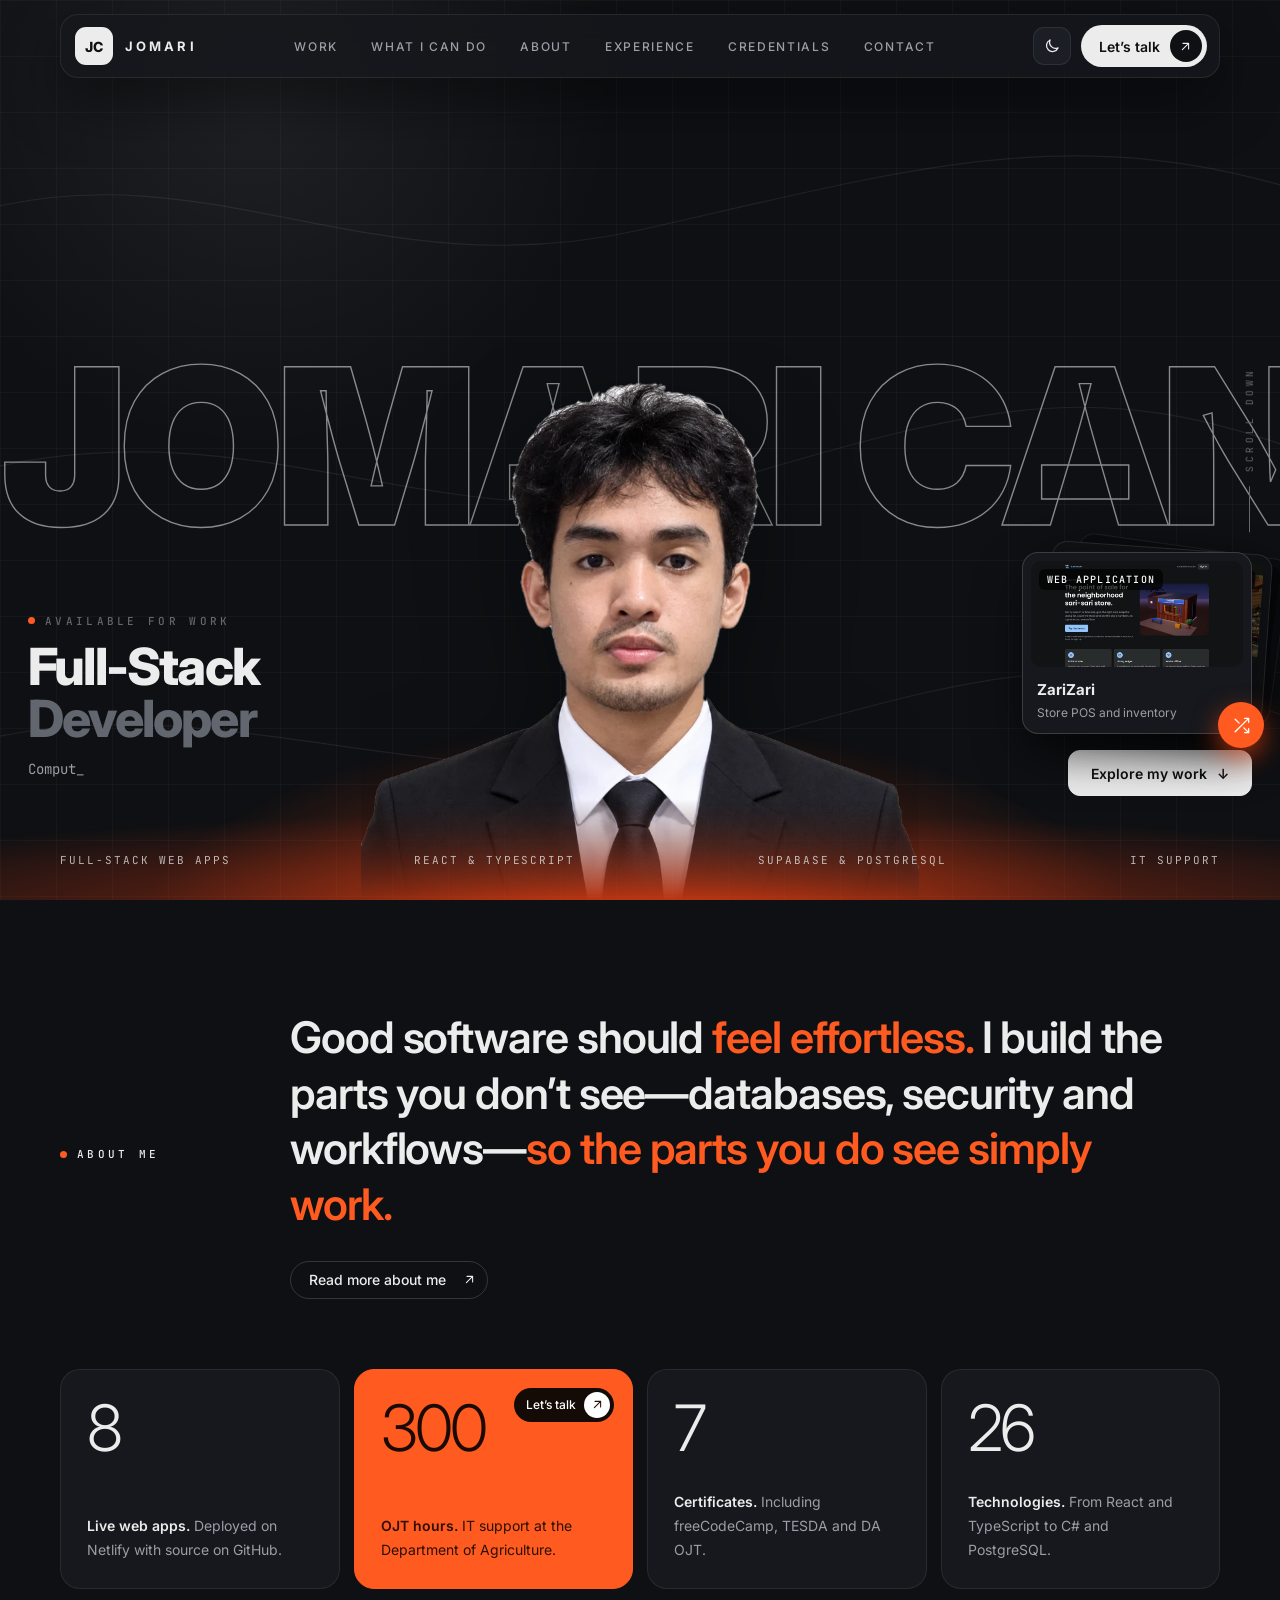
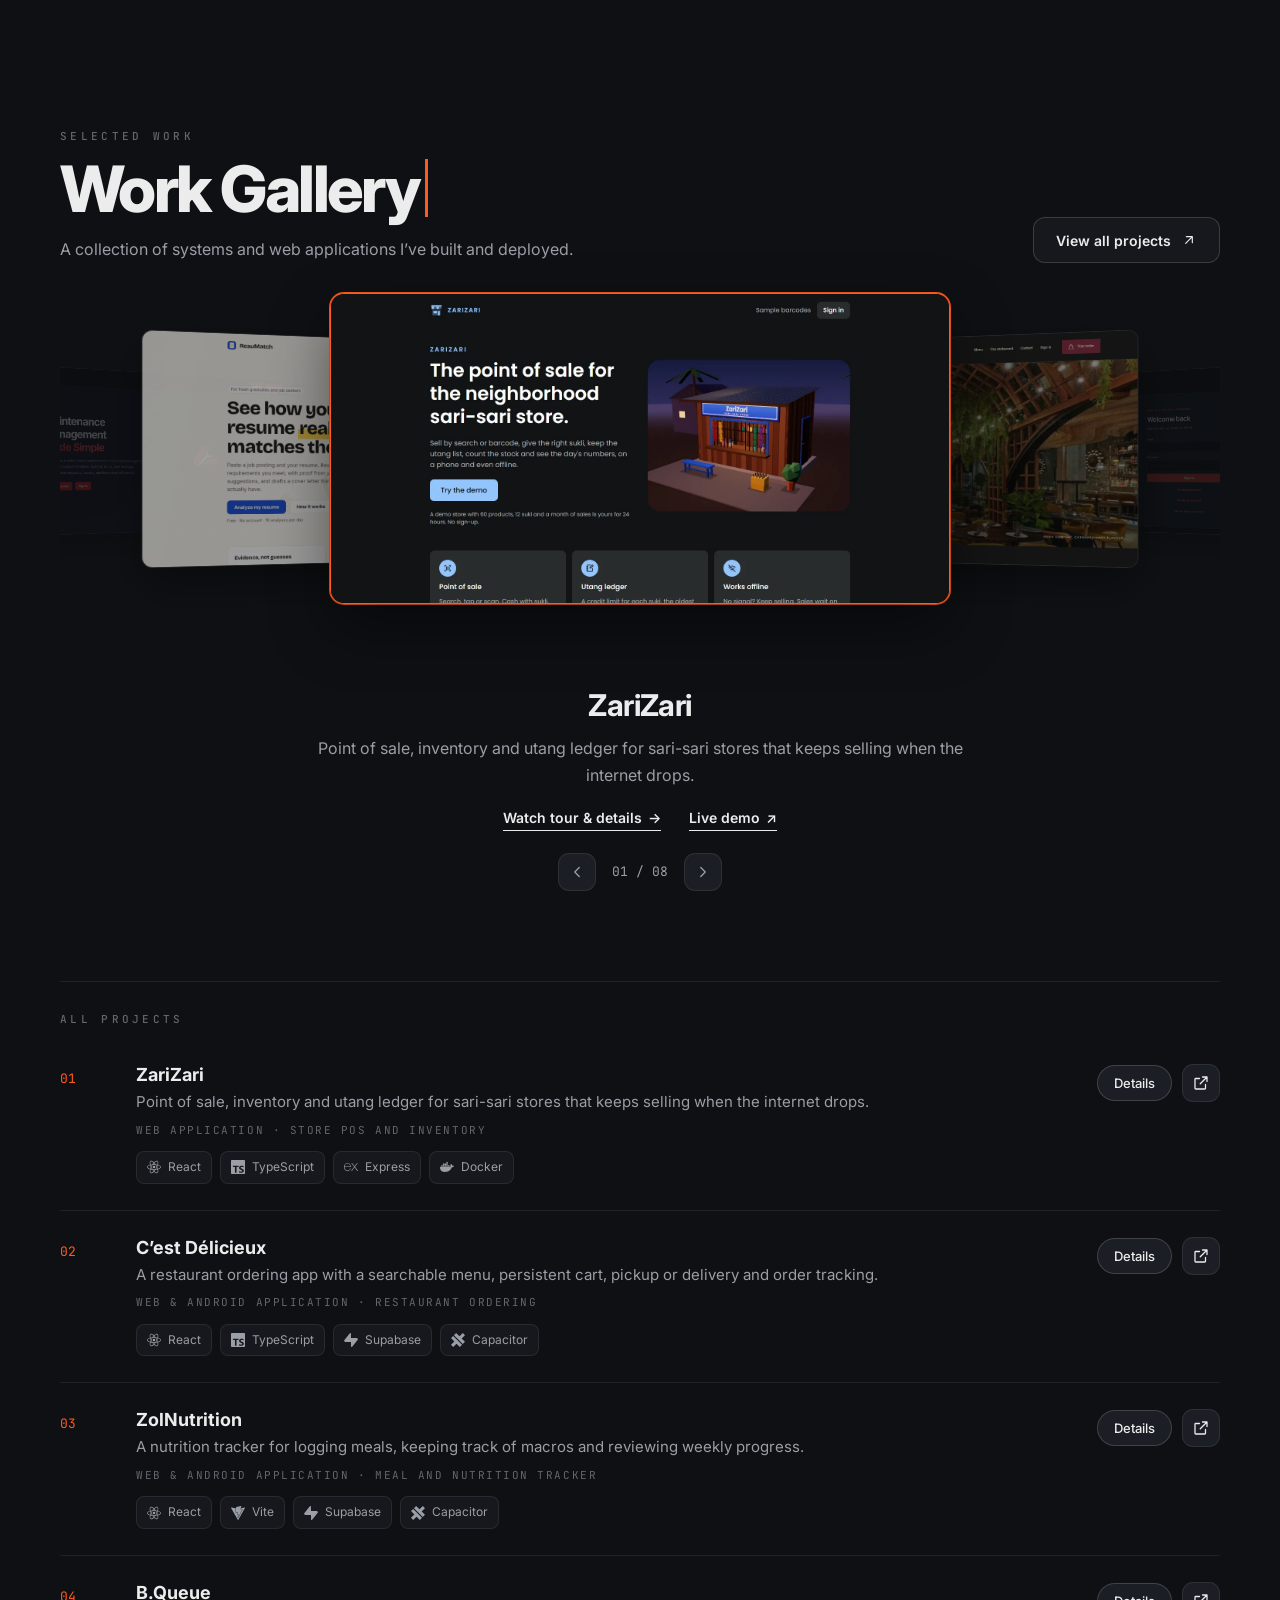
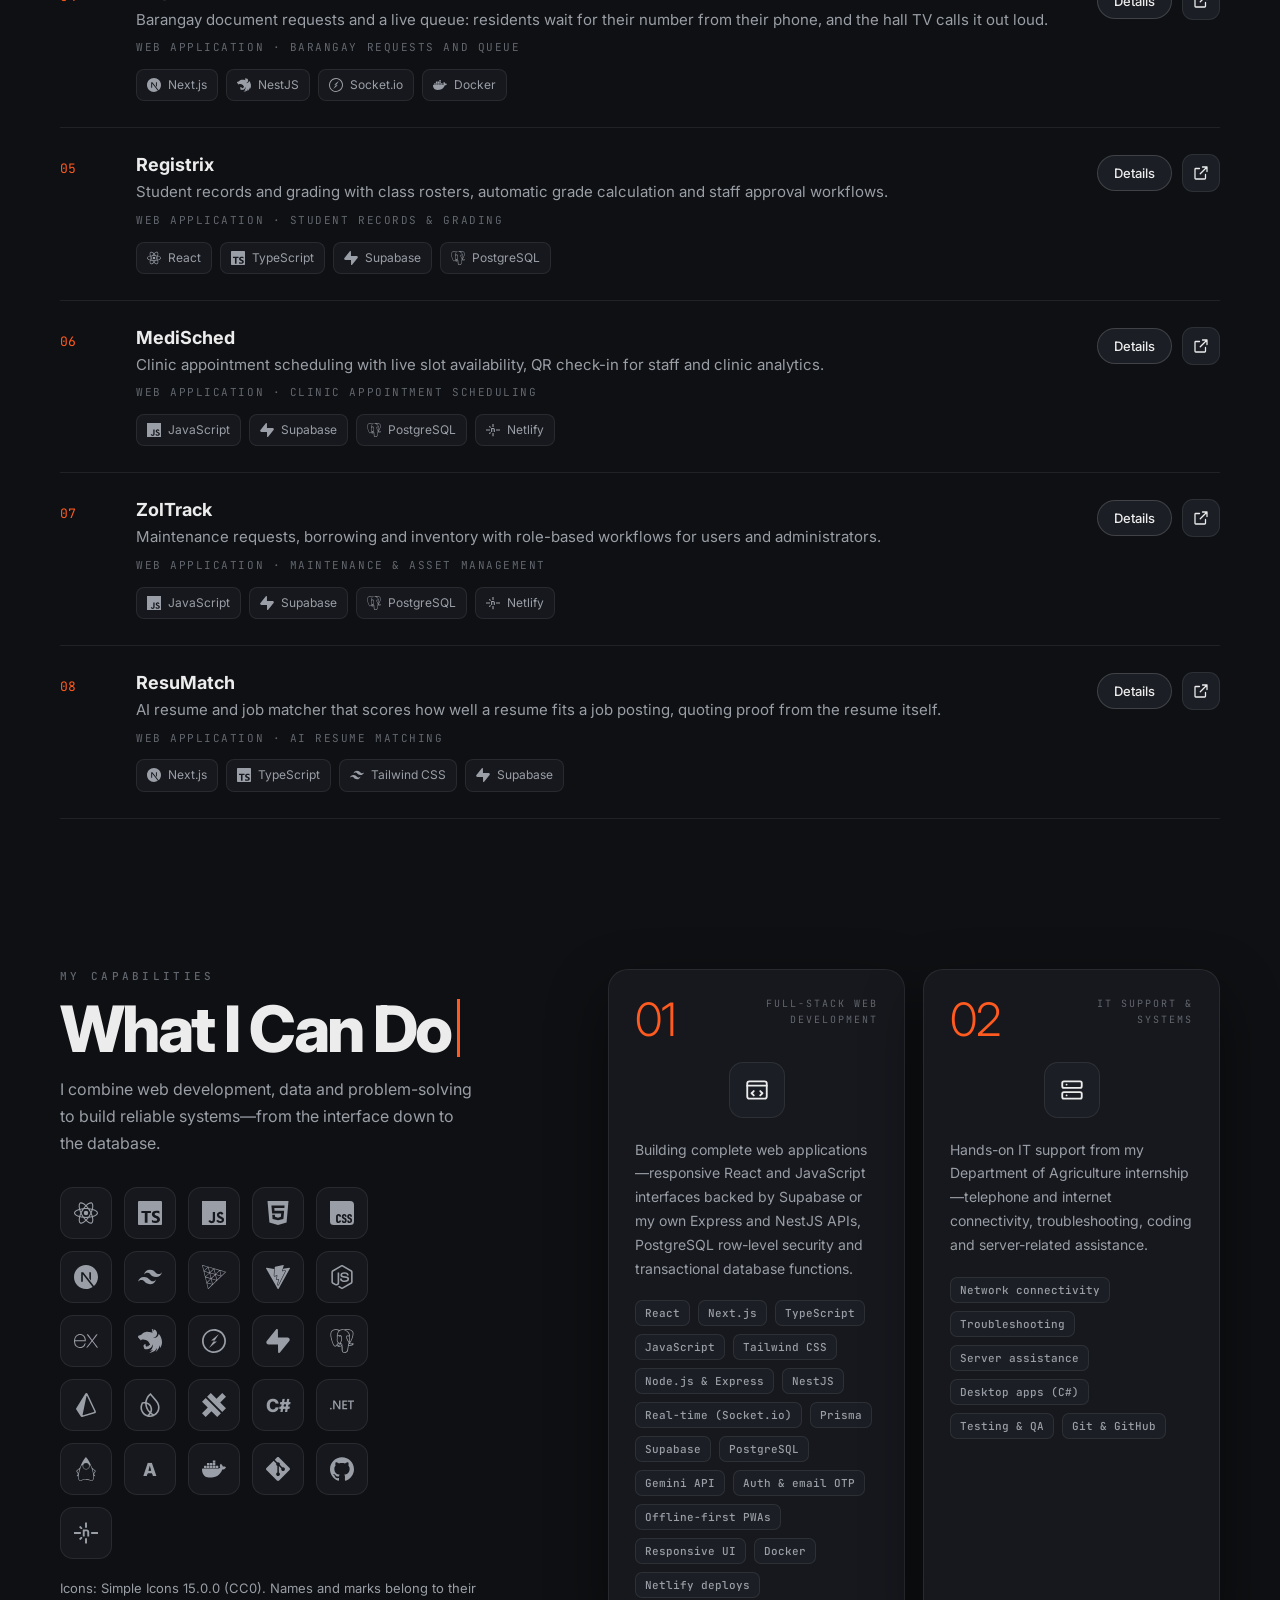
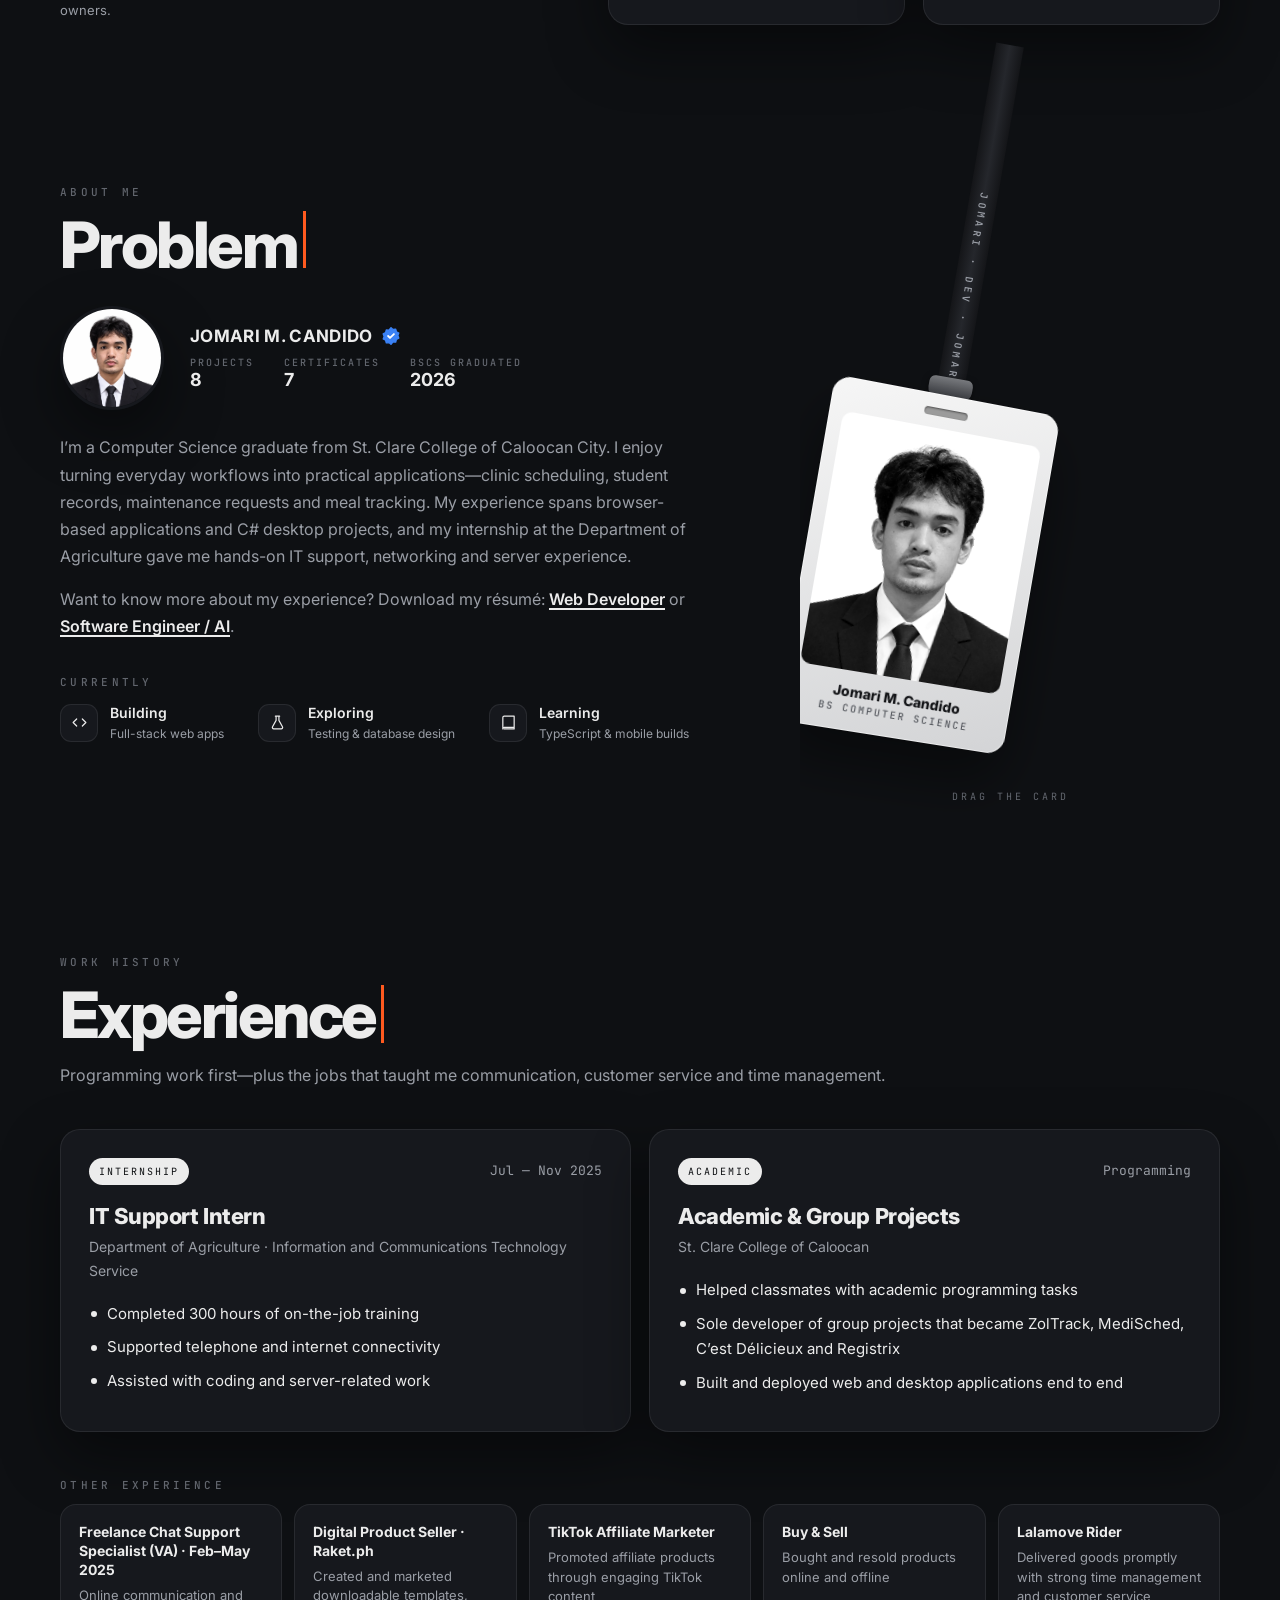
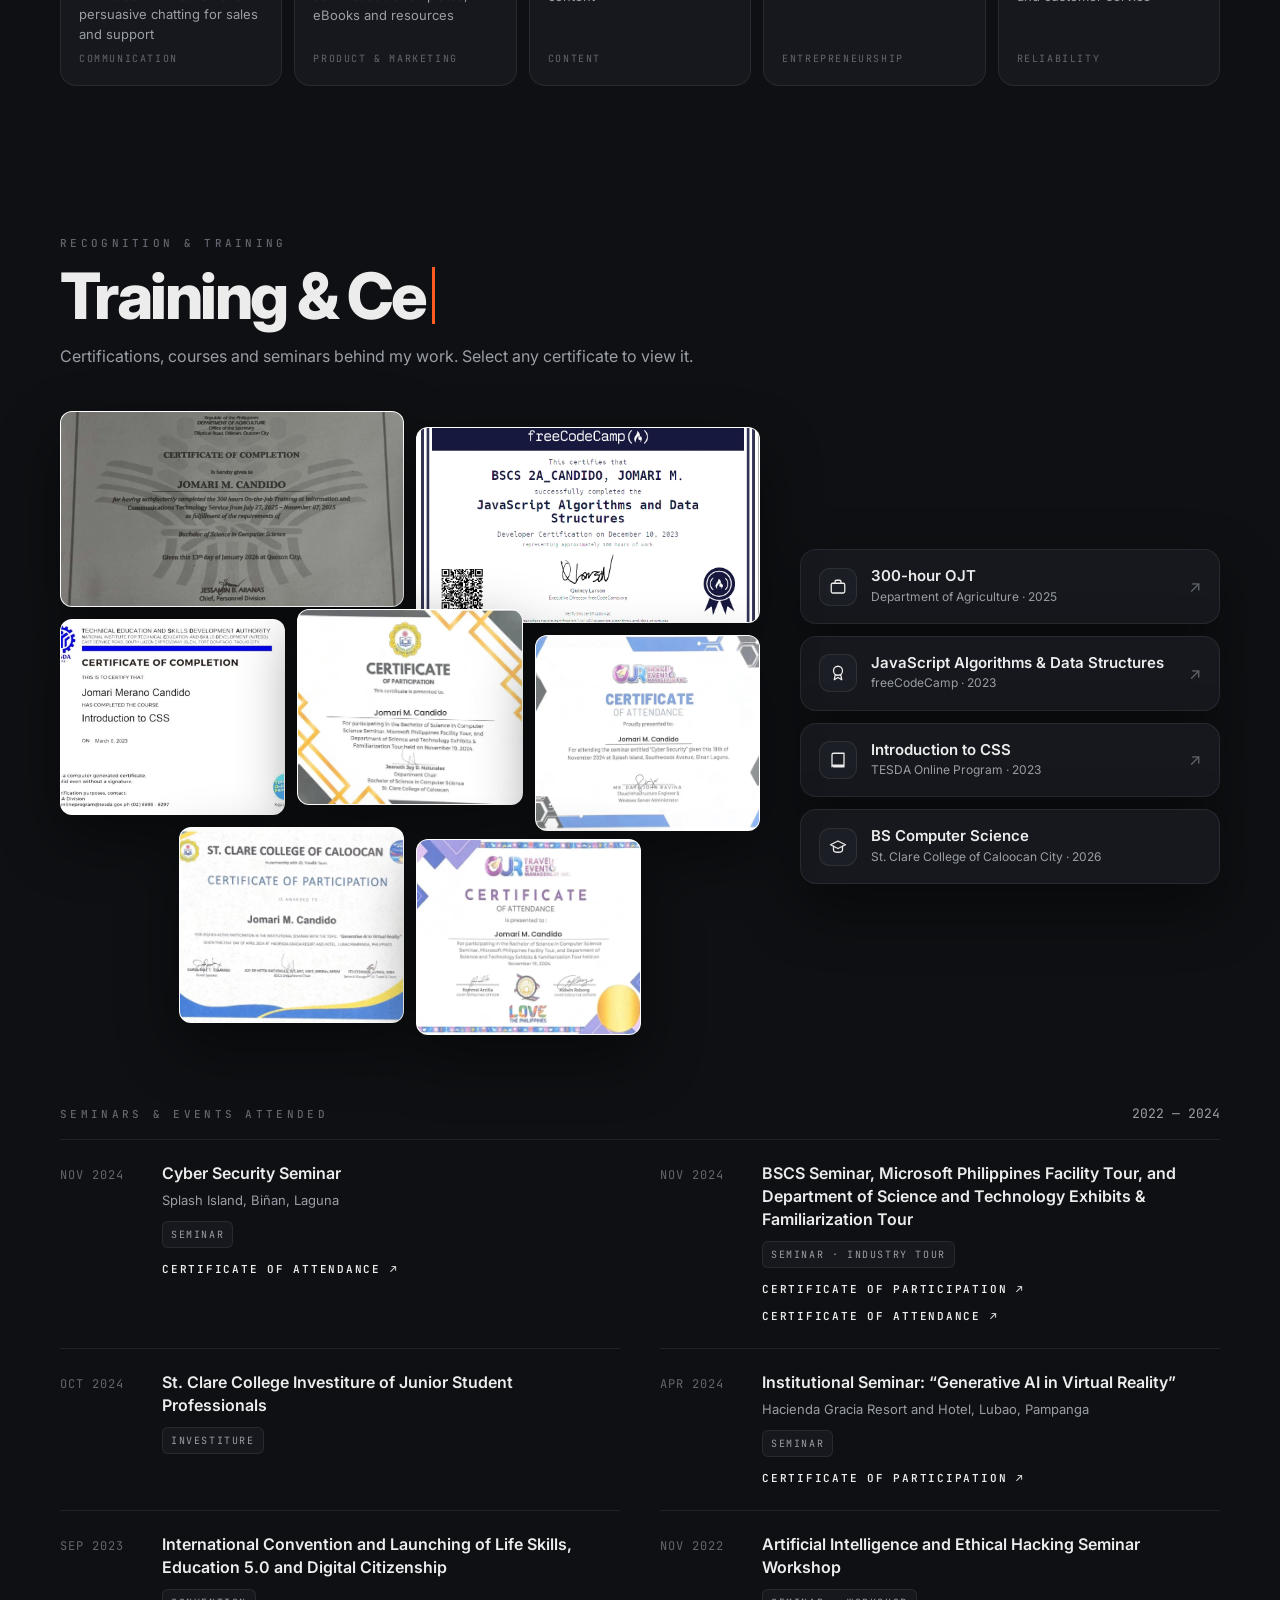
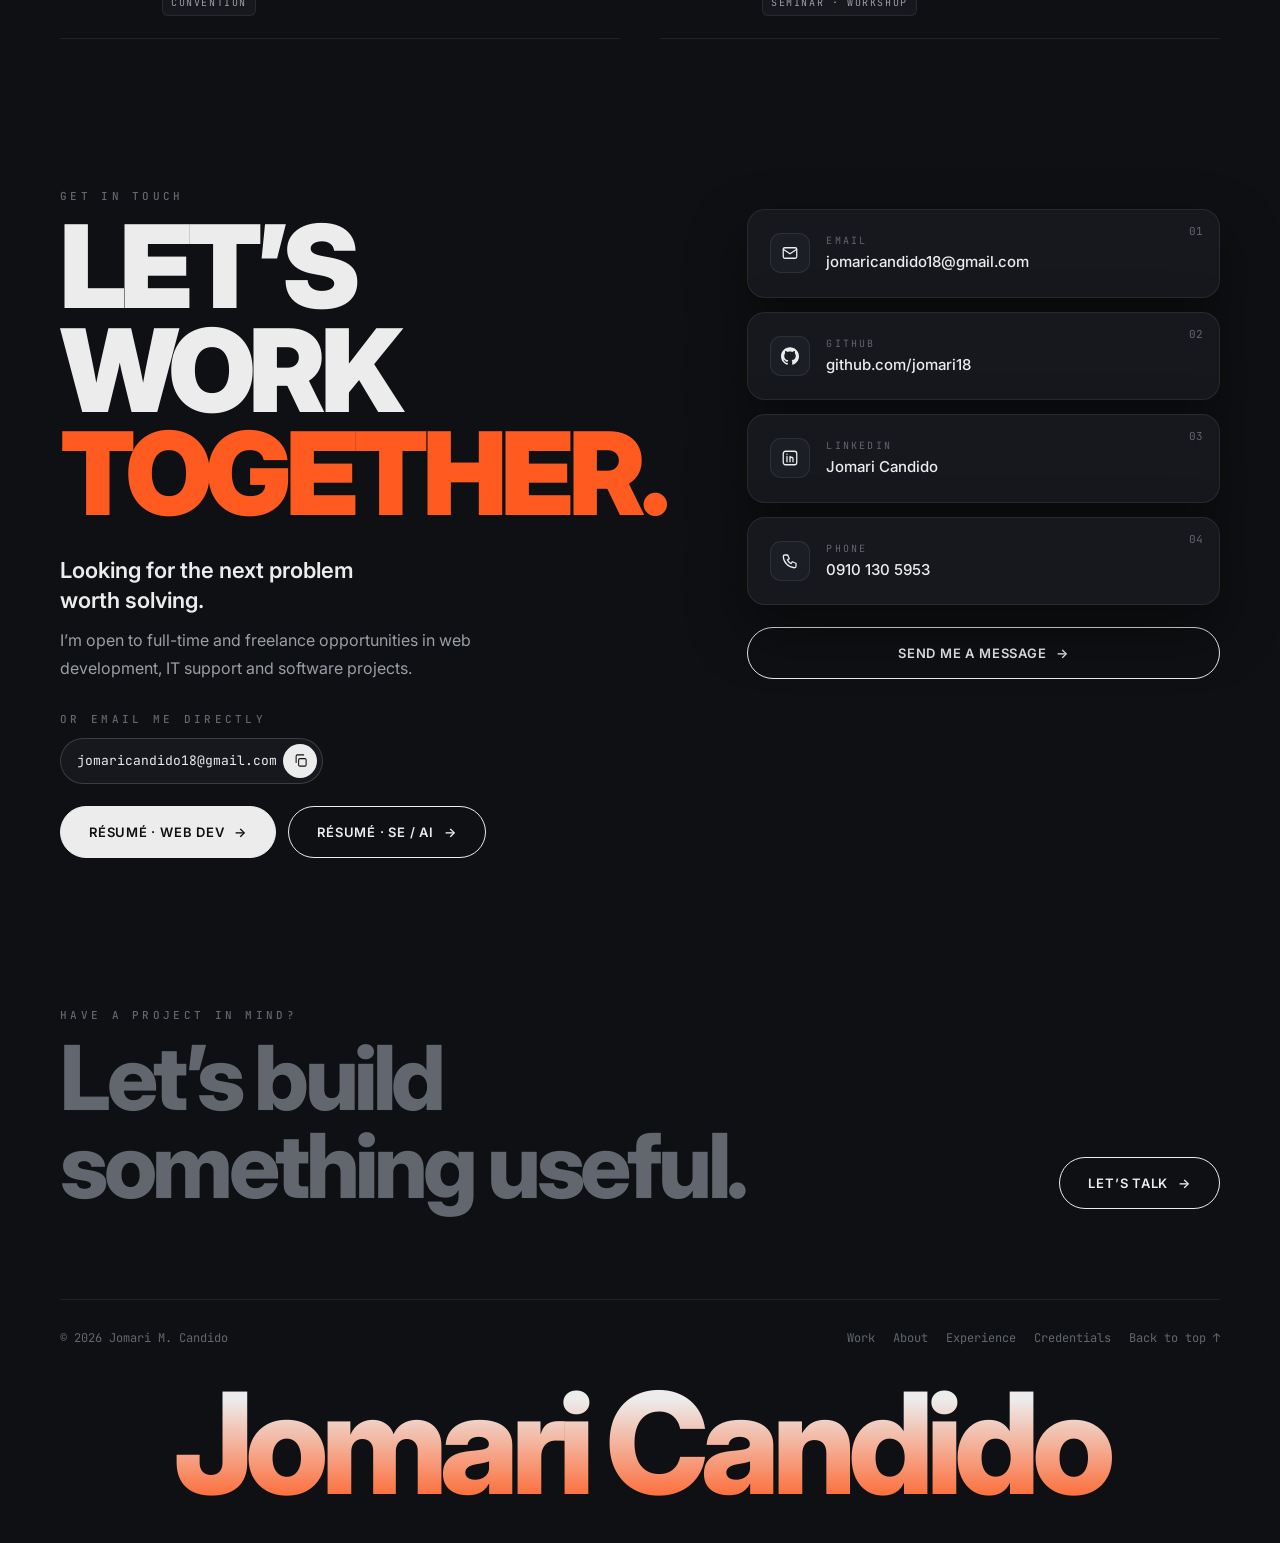
<file: index.html>
<!DOCTYPE html>
<html lang="en" data-theme="dark">
<head>
<meta charset="UTF-8">
<meta name="viewport" content="width=device-width,initial-scale=1">
<meta name="description" content="Jomari M. Candido — Computer Science graduate and full-stack web developer. Explore ZariZari, C’est Délicieux, ZolNutrition, B.Queue, Registrix, MediSched, ZolTrack and ResuMatch.">
<meta name="theme-color" content="#0e1013">
<meta property="og:type" content="website">
<meta property="og:url" content="https://jomaricandido.netlify.app/">
<meta property="og:title" content="Jomari M. Candido · Developer Portfolio">
<meta property="og:description" content="Full-stack web developer. Eight live web applications built with React, Next.js, TypeScript, NestJS, Express and Supabase.">
<meta property="og:image" content="https://jomaricandido.netlify.app/assets/og-image.png">
<meta property="og:image:width" content="1200">
<meta property="og:image:height" content="630">
<meta property="og:image:alt" content="Jomari M. Candido, developer portfolio">
<meta name="twitter:card" content="summary_large_image">
<link rel="canonical" href="https://jomaricandido.netlify.app/">
<title>Jomari Candido · Developer Portfolio</title>
<link rel="icon" type="image/svg+xml" href="data:image/svg+xml,%3Csvg xmlns='http://www.w3.org/2000/svg' viewBox='0 0 64 64'%3E%3Crect width='64' height='64' rx='14' fill='%230e1013'/%3E%3Ctext x='32' y='42' text-anchor='middle' font-family='Arial Black,Arial' font-size='26' font-weight='900' fill='%23ececec'%3EJC%3C/text%3E%3C/svg%3E">
<link rel="preconnect" href="https://fonts.googleapis.com">
<link rel="preconnect" href="https://fonts.gstatic.com" crossorigin>
<link rel="stylesheet" href="https://fonts.googleapis.com/css2?family=Inter:wght@300;400;500;600;700;800;900&family=JetBrains+Mono:wght@400;500;600&display=swap">
<link rel="stylesheet" href="style.css">
<script src="boot.js"></script>
<script src="main.js" defer></script>
</head>
<body>
<a class="skip" href="#main">Skip to content</a>

<div class="intro" id="intro" aria-hidden="true">
  <div class="intro-icons">
    <span><svg viewBox="0 0 24 24"><path d="m8 7-5 5 5 5M16 7l5 5-5 5"/></svg></span>
    <span><svg viewBox="0 0 24 24"><circle cx="12" cy="8" r="4"/><path d="M4 21a8 8 0 0 1 16 0"/></svg></span>
    <span><svg viewBox="0 0 24 24"><circle cx="12" cy="12" r="9"/><path d="M3 12h18M12 3a14 14 0 0 1 0 18M12 3a14 14 0 0 0 0 18"/></svg></span>
  </div>
  <p class="intro-word">Welcome</p>
</div>

<div class="backdrop" aria-hidden="true">
  <svg class="waves" viewBox="0 0 1440 900" preserveAspectRatio="none">
    <path d="M-20 210C240 150 420 290 720 230S1200 120 1460 190"/>
    <path d="M-20 470C300 400 520 560 820 480S1240 380 1460 450"/>
    <path d="M-20 740C260 680 520 820 840 740S1220 650 1460 720"/>
  </svg>
</div>

<header class="nav-wrap">
  <nav class="nav" aria-label="Main navigation">
    <a class="brand" href="#home" aria-label="Jomari Candido, home"><span class="brand-mark">JC</span><span class="brand-name">Jomari</span></a>
    <div class="nav-links" id="nav-links">
      <a href="#work" data-nav="work">Work</a>
      <a href="#skills" data-nav="skills">What I Can Do</a>
      <a href="#about" data-nav="about">About</a>
      <a href="#experience" data-nav="experience">Experience</a>
      <a href="#credentials" data-nav="credentials">Credentials</a>
      <a href="#contact" data-nav="contact">Contact</a>
    </div>
    <div class="nav-actions">
      <button class="icon-btn" id="theme-toggle" type="button" aria-label="Switch to light theme">
        <svg class="sun" viewBox="0 0 24 24" aria-hidden="true"><circle cx="12" cy="12" r="4"/><path d="M12 2v2M12 20v2M4.9 4.9l1.4 1.4M17.7 17.7l1.4 1.4M2 12h2M20 12h2M4.9 19.1l1.4-1.4M17.7 6.3l1.4-1.4"/></svg>
        <svg class="moon" viewBox="0 0 24 24" aria-hidden="true"><path d="M20 14.5A8 8 0 0 1 9.5 4a8 8 0 1 0 10.5 10.5z"/></svg>
      </button>
      <button class="talk-btn" type="button" data-open-message>Let’s talk <span class="talk-arrow" aria-hidden="true"><svg viewBox="0 0 24 24"><path d="M7 17 17 7M8 7h9v9"/></svg></span></button>
      <button class="icon-btn menu-btn" id="menu-toggle" type="button" aria-label="Open menu" aria-expanded="false" aria-controls="nav-links"><svg viewBox="0 0 24 24" aria-hidden="true"><path d="M4 7h16M4 12h16M4 17h16"/></svg></button>
    </div>
  </nav>
</header>

<main id="main">

<section id="home" class="hero">
  <div class="marquee" aria-hidden="true">
    <div class="marquee-track"><span>JOMARI CANDIDO · FULL-STACK DEVELOPER · </span><span>JOMARI CANDIDO · FULL-STACK DEVELOPER · </span></div>
  </div>
  <img class="hero-portrait" src="assets/portrait-cutout.webp" width="900" height="900" alt="Portrait of Jomari Candido in formal attire" fetchpriority="high">
  <div class="hero-text">
    <p class="eyebrow status"><span class="dot" aria-hidden="true"></span>Available for work</p>
    <h1>Full-Stack<br><span class="dim">Developer</span></h1>
    <p class="typing mono" aria-label="Computer Science graduate"><span id="typed">Computer Science graduate</span><span class="caret" aria-hidden="true">_</span></p>
  </div>
  <div class="hero-side">
    <div class="deck" id="deck" aria-label="Featured projects">
      <div class="deck-stack" id="deck-stack"></div>
      <button class="deck-shuffle" type="button" id="deck-shuffle" aria-label="Show next project"><svg viewBox="0 0 24 24" aria-hidden="true"><path d="M16 3h5v5M4 20 21 3M21 16v5h-5M15 15l6 6M4 4l5 5"/></svg></button>
    </div>
    <a class="btn primary" href="#work">Explore my work <span aria-hidden="true">↓</span></a>
  </div>
  <ul class="hero-tags mono" aria-label="What I do">
    <li>Full-stack web apps</li><li>React &amp; TypeScript</li><li>Supabase &amp; PostgreSQL</li><li>IT support</li>
  </ul>
  <a class="scroll-down mono" href="#statement">Scroll down</a>
</section>

<section id="statement" class="statement wrap" aria-labelledby="statement-title">
  <div class="statement-grid">
    <p class="eyebrow dot-label"><span class="accent-dot" aria-hidden="true"></span>About me</p>
    <div>
      <h2 id="statement-title" class="statement-text reveal">Good software should <em>feel effortless.</em> I build the parts you don’t see—databases, security and workflows—<em>so the parts you do see simply work.</em></h2>
      <a class="pill-link reveal" href="#about">Read more about me <span class="talk-arrow small-arrow" aria-hidden="true"><svg viewBox="0 0 24 24"><path d="M7 17 17 7M8 7h9v9"/></svg></span></a>
    </div>
  </div>
  <div class="stat-tiles">
    <div class="tile reveal"><strong data-count="8">8</strong><span><b>Live web apps.</b> Deployed on Netlify with source on GitHub.</span></div>
    <div class="tile hot reveal"><strong data-count="300">300</strong><span><b>OJT hours.</b> IT support at the Department of Agriculture.</span><button class="tile-talk" type="button" data-open-message>Let’s talk <span class="talk-arrow small-arrow" aria-hidden="true"><svg viewBox="0 0 24 24"><path d="M7 17 17 7M8 7h9v9"/></svg></span></button></div>
    <div class="tile reveal"><strong data-count="7">7</strong><span><b>Certificates.</b> Including freeCodeCamp, TESDA and DA OJT.</span></div>
    <div class="tile reveal"><strong data-count="26">26</strong><span><b>Technologies.</b> From React and TypeScript to C# and PostgreSQL.</span></div>
  </div>
</section>

<section id="work" class="section wrap">
  <div class="head-row">
    <div>
      <p class="eyebrow">Selected work</p>
      <h2 class="type-title" data-type>Work Gallery</h2>
      <p class="muted">A collection of systems and web applications I’ve built and deployed.</p>
    </div>
    <a class="btn" href="#all-projects">View all projects <svg viewBox="0 0 24 24" aria-hidden="true"><path d="M7 17 17 7M8 7h9v9"/></svg></a>
  </div>

  <div class="coverflow" id="coverflow" role="region" aria-roledescription="carousel" aria-label="Featured projects">
    <div class="cf-stage" id="cf-stage" role="group" aria-label="Choose a project">
      <button type="button" class="cf-card" data-index="0" aria-label="Show ZariZari"><img src="assets/projects/zarizari.webp" width="1600" height="800" alt=""></button>
      <button type="button" class="cf-card" data-index="1" aria-label="Show C’est Délicieux"><img src="assets/projects/cest-delicieux.webp" width="1600" height="800" alt=""></button>
      <button type="button" class="cf-card" data-index="2" aria-label="Show ZolNutrition"><img src="assets/projects/zolnutrition.webp" width="1600" height="800" alt=""></button>
      <button type="button" class="cf-card" data-index="3" aria-label="Show B.Queue"><img src="assets/projects/bqueue.webp" width="1600" height="800" alt=""></button>
      <button type="button" class="cf-card" data-index="4" aria-label="Show Registrix"><img src="assets/projects/registrix.webp" width="1600" height="800" alt=""></button>
      <button type="button" class="cf-card" data-index="5" aria-label="Show MediSched"><img src="assets/projects/medisched.webp" width="1600" height="800" alt=""></button>
      <button type="button" class="cf-card" data-index="6" aria-label="Show ZolTrack"><img src="assets/projects/zoltrack.webp" width="1600" height="800" alt=""></button>
      <button type="button" class="cf-card" data-index="7" aria-label="Show ResuMatch"><img src="assets/projects/resumatch.webp" width="1600" height="800" alt=""></button>
    </div>
    <div class="cf-info" aria-live="polite">
      <h3 id="cf-title">ZariZari</h3>
      <p id="cf-summary">Point of sale, inventory and utang ledger for sari-sari stores that keeps selling when the internet drops.</p>
      <div class="cf-actions">
        <button class="text-btn" type="button" id="cf-details">Watch tour &amp; details <span aria-hidden="true">→</span></button>
        <a class="text-btn" id="cf-live" href="https://zarizari.netlify.app" target="_blank" rel="noopener">Live demo <span aria-hidden="true">↗</span></a>
      </div>
      <div class="cf-nav"><button type="button" class="icon-btn" id="cf-prev" aria-label="Previous project"><svg viewBox="0 0 24 24" aria-hidden="true"><path d="m15 6-6 6 6 6"/></svg></button><span class="mono" id="cf-count">01 / 08</span><button type="button" class="icon-btn" id="cf-next" aria-label="Next project"><svg viewBox="0 0 24 24" aria-hidden="true"><path d="m9 6 6 6-6 6"/></svg></button></div>
    </div>
  </div>

  <div class="project-list" id="all-projects">
    <p class="eyebrow">All projects</p>

    <article class="project-row" data-project="zarizari" data-video="assets/videos/zarizari.webm" data-video-note="Recorded on the live site with a demo store">
      <span class="row-num mono">01</span>
      <div class="row-body">
        <h3>ZariZari</h3>
        <p class="row-summary">Point of sale, inventory and utang ledger for sari-sari stores that keeps selling when the internet drops.</p>
        <p class="row-meta mono">Web application · Store POS and inventory</p>
        <ul class="row-tech" aria-label="Technologies"><li><span class="icon" data-icon="react"></span>React</li><li><span class="icon" data-icon="typescript"></span>TypeScript</li><li><span class="icon" data-icon="express"></span>Express</li><li><span class="icon" data-icon="docker"></span>Docker</li></ul>
      </div>
      <div class="row-actions"><button class="pill-btn" type="button" data-details>Details</button><a class="icon-btn" href="https://zarizari.netlify.app" target="_blank" rel="noopener" aria-label="Open ZariZari live demo"><svg viewBox="0 0 24 24" aria-hidden="true"><path d="M14 4h6v6M20 4l-9 9M18 14v5a1 1 0 0 1-1 1H5a1 1 0 0 1-1-1V7a1 1 0 0 1 1-1h5"/></svg></a></div>
      <template>
        <img src="assets/projects/zarizari.webp" alt="ZariZari landing page with a 3D sari-sari store">
        <p class="detail-kicker">Web application · Store POS and inventory</p>
        <div class="case"><h4>The problem</h4><p>Most sari-sari stores still keep sales and utang in a notebook. The owner can’t see the day’s sales or what is about to run out, and the neighborhood internet drops just when a customer is paying.</p></div>
        <div class="case"><h4>What I built</h4><p>A React and TypeScript web app that installs like a phone app, with my own Express API. The bantay sells by search, tap or barcode scan, gives the right sukli and prints 58 mm receipts. The owner manages products, stock, credit limits and staff, and reads the day’s reports. Every visitor can open a demo store with a month of sample history in one click.</p></div>
        <div class="case"><h4>The hard part</h4><p>Selling without a connection and never counting a sale twice. Sales wait on the device and sync in order, each with its own id, so a retry returns the stored sale instead of a duplicate. The API runs in Docker on a free server that sleeps, so the app wakes it early and treats a slow answer like being offline. Only the website can call the API, through a proxy that signs every request; sessions rotate their tokens on every use, and roles are checked on the server.</p></div>
        <div class="case"><h4>Result</h4><p>A live app with 583 unit and API tests and 9 Playwright end-to-end tests with accessibility checks, run in GitHub Actions before every deploy. Lighthouse on mobile scores 96 for performance and 100 for accessibility, best practices and SEO.</p></div>
        <ul data-features><li>Barcode scanning with the phone camera</li><li>Keeps selling offline and syncs each sale exactly once</li><li>Utang ledger with credit limits, payments and aging</li><li>Owner and bantay roles enforced by the API</li><li>3D sari-sari store on the landing page</li></ul>
        <ul data-tech><li>React</li><li>TypeScript</li><li>Tailwind CSS</li><li>Express</li><li>Prisma</li><li>PostgreSQL</li><li>Docker</li><li>Three.js</li><li>Playwright</li></ul>
        <p data-links><a href="https://zarizari.netlify.app">Live demo</a><a href="https://github.com/jomari18/sarisari-pos">Source code</a></p>
      </template>
    </article>

    <article class="project-row" data-project="cest-delicieux" data-video="assets/videos/cestdelicieux.webm">
      <span class="row-num mono">02</span>
      <div class="row-body">
        <h3>C’est Délicieux</h3>
        <p class="row-summary">A restaurant ordering app with a searchable menu, persistent cart, pickup or delivery and order tracking.</p>
        <p class="row-meta mono">Web &amp; Android application · Restaurant ordering</p>
        <ul class="row-tech" aria-label="Technologies"><li><span class="icon" data-icon="react"></span>React</li><li><span class="icon" data-icon="typescript"></span>TypeScript</li><li><span class="icon" data-icon="supabase"></span>Supabase</li><li><span class="icon" data-icon="capacitor"></span>Capacitor</li></ul>
      </div>
      <div class="row-actions"><button class="pill-btn" type="button" data-details>Details</button><a class="icon-btn" href="https://cestdelicieux.netlify.app" target="_blank" rel="noopener" aria-label="Open C’est Délicieux live demo"><svg viewBox="0 0 24 24" aria-hidden="true"><path d="M14 4h6v6M20 4l-9 9M18 14v5a1 1 0 0 1-1 1H5a1 1 0 0 1-1-1V7a1 1 0 0 1 1-1h5"/></svg></a></div>
      <template>
        <img src="assets/projects/cest-delicieux.webp" alt="C’est Délicieux supper club home page with a candlelit dining room">
        <p class="detail-kicker">Web &amp; Android application · Restaurant ordering</p>
        <div class="case"><h4>The problem</h4><p>The original academic project was a static food website: it could show a menu, but real ordering needs accounts, current prices, delivery fees and a way for staff to track orders.</p></div>
        <div class="case"><h4>What I built</h4><p>A React and TypeScript ordering app with a searchable 25-dish menu, a persistent cart, pickup or delivery checkout, order history, a staff dashboard for order progress and menu editing, and an Android build.</p></div>
        <div class="case"><h4>The hard part</h4><p>Placing orders safely. Orders are created in one transaction using current prices and saved as unchangeable snapshots, identical retries are recognised, and delivery fees come from server-side road distance (₱15/km, ₱50 minimum) with quotes that expire after five minutes.</p></div>
        <div class="case"><h4>Result</h4><p>A live web app and Android build, covered by 79 automated tests and browser checks on desktop and mobile.</p></div>
        <ul data-features><li>Menu search and a persistent cart</li><li>Pickup or delivery with distance-based fees</li><li>Order history, cancellation and staff order progress</li><li>Email verification and code-based password recovery</li></ul>
        <ul data-tech><li>React</li><li>TypeScript</li><li>Supabase</li><li>Capacitor</li></ul>
        <p data-links><a href="https://cestdelicieux.netlify.app">Live demo</a><a href="https://github.com/jomari18/CestDelicieux">Source code</a></p>
      </template>
    </article>

    <article class="project-row" data-project="zolnutrition" data-video="assets/videos/zolnutrition.webm">
      <span class="row-num mono">03</span>
      <div class="row-body">
        <h3>ZolNutrition</h3>
        <p class="row-summary">A nutrition tracker for logging meals, keeping track of macros and reviewing weekly progress.</p>
        <p class="row-meta mono">Web &amp; Android application · Meal and nutrition tracker</p>
        <ul class="row-tech" aria-label="Technologies"><li><span class="icon" data-icon="react"></span>React</li><li><span class="icon" data-icon="vite"></span>Vite</li><li><span class="icon" data-icon="supabase"></span>Supabase</li><li><span class="icon" data-icon="capacitor"></span>Capacitor</li></ul>
      </div>
      <div class="row-actions"><button class="pill-btn" type="button" data-details>Details</button><a class="icon-btn" href="https://zolnutrition.netlify.app" target="_blank" rel="noopener" aria-label="Open ZolNutrition live demo"><svg viewBox="0 0 24 24" aria-hidden="true"><path d="M14 4h6v6M20 4l-9 9M18 14v5a1 1 0 0 1-1 1H5a1 1 0 0 1-1-1V7a1 1 0 0 1 1-1h5"/></svg></a></div>
      <template>
        <img src="assets/projects/zolnutrition.webp" alt="ZolNutrition meal tracker sign-in page">
        <p class="detail-kicker">Web &amp; Android application · Meal and nutrition tracker</p>
        <div class="case"><h4>The problem</h4><p>General calorie apps did not fit a training routine, where targets differ between training days and rest days and progress is judged week by week.</p></div>
        <div class="case"><h4>What I built</h4><p>A React and Vite tracker with daily calorie and macro targets, meal logging, saved meals, food search, a seven-day review and weight trends—plus an Android build packaged with Capacitor.</p></div>
        <div class="case"><h4>The hard part</h4><p>Keeping the numbers honest: targets switch between training and rest days, unlogged days show a dash instead of zero, and averages count only the days that were actually logged.</p></div>
        <div class="case"><h4>Result</h4><p>A live web app and Android build with OTP sign-up and password recovery, covered by 37 automated tests and 28 browser checks for the recovery flow.</p></div>
        <ul data-features><li>Meal logging and saved meals</li><li>Training and rest-day calorie and macro targets</li><li>Seven-day review with weight trends</li><li>Desktop sidebar and mobile bottom navigation</li></ul>
        <ul data-tech><li>React</li><li>Vite</li><li>Supabase</li><li>Capacitor</li></ul>
        <p data-links><a href="https://zolnutrition.netlify.app">Live demo</a><a href="https://github.com/jomari18/zolnutrition">Source code</a></p>
      </template>
    </article>

    <article class="project-row" data-project="bqueue" data-video="assets/videos/bqueue.webm" data-video-note="Recorded on the live site with a demo barangay">
      <span class="row-num mono">04</span>
      <div class="row-body">
        <h3>B.Queue</h3>
        <p class="row-summary">Barangay document requests and a live queue: residents wait for their number from their phone, and the hall TV calls it out loud.</p>
        <p class="row-meta mono">Web application · Barangay requests and queue</p>
        <ul class="row-tech" aria-label="Technologies"><li><span class="icon" data-icon="nextdotjs"></span>Next.js</li><li><span class="icon" data-icon="nestjs"></span>NestJS</li><li><span class="icon" data-icon="socketdotio"></span>Socket.io</li><li><span class="icon" data-icon="docker"></span>Docker</li></ul>
      </div>
      <div class="row-actions"><button class="pill-btn" type="button" data-details>Details</button><a class="icon-btn" href="https://bqueue.netlify.app" target="_blank" rel="noopener" aria-label="Open B.Queue live demo"><svg viewBox="0 0 24 24" aria-hidden="true"><path d="M14 4h6v6M20 4l-9 9M18 14v5a1 1 0 0 1-1 1H5a1 1 0 0 1-1-1V7a1 1 0 0 1 1-1h5"/></svg></a></div>
      <template>
        <img src="assets/projects/bqueue.webp" alt="B.Queue landing page with a 3D B.Queue ticket">
        <p class="detail-kicker">Web application · Barangay requests and queue</p>
        <div class="case"><h4>The problem</h4><p>Getting a barangay clearance or certificate usually means a morning in line at the hall, with no idea when your number will be called or whether your document is ready.</p></div>
        <div class="case"><h4>What I built</h4><p>A Next.js web app with my own NestJS API. Residents request documents from their phone and follow each step; staff forward requests, call numbers and release documents at the counter; the Punong Barangay approves and signs, and sets fees, counters and staff. Residents take a number from home or from the hall’s kiosk, see how many are ahead and get an alert when it is their turn, while the hall TV shows the number and reads it aloud in Filipino or English. Every released document carries a QR code that anyone can scan to check it. Every visitor can open their own demo barangay in one click, with simulated residents to keep it busy.</p></div>
        <div class="case"><h4>The hard part</h4><p>Keeping every screen in sync in real time on free servers. Changes are ordinary API calls through a proxy that signs every request; Socket.io only broadcasts, with single-use 60-second tickets that decide which rooms a screen may join. Every queue change carries a version, so a phone that slept or a TV that lost Wi-Fi notices the gap and catches up. “Call next” locks the next ticket in PostgreSQL so two counters never call the same number, and a retried tap returns the same ticket instead of a second one.</p></div>
        <div class="case"><h4>Result</h4><p>A live app with 300 unit and API tests and 9 Playwright end-to-end tests with accessibility checks, run in GitHub Actions before every deploy. On the live site a call reaches the TV in under a second, and Lighthouse on mobile scores 98 for performance and 100 for accessibility.</p></div>
        <ul data-features><li>Online requests with live status, approval and an e-signature</li><li>Live queue with position, wait estimate and “your turn” alerts</li><li>Hall TV that calls numbers in Filipino or English</li><li>Kiosk numbers with a QR to follow them on a phone</li><li>QR verification of released documents</li><li>English and Filipino on every screen</li></ul>
        <ul data-tech><li>Next.js</li><li>React</li><li>TypeScript</li><li>Tailwind CSS</li><li>NestJS</li><li>Socket.io</li><li>Prisma</li><li>PostgreSQL</li><li>Docker</li><li>Three.js</li><li>Playwright</li></ul>
        <p data-links><a href="https://bqueue.netlify.app">Live demo</a><a href="https://github.com/jomari18/bqueue">Source code</a></p>
      </template>
    </article>

    <article class="project-row" data-project="registrix" data-video="assets/videos/registrix.webm">
      <span class="row-num mono">05</span>
      <div class="row-body">
        <h3>Registrix</h3>
        <p class="row-summary">Student records and grading with class rosters, automatic grade calculation and staff approval workflows.</p>
        <p class="row-meta mono">Web application · Student records &amp; grading</p>
        <ul class="row-tech" aria-label="Technologies"><li><span class="icon" data-icon="react"></span>React</li><li><span class="icon" data-icon="typescript"></span>TypeScript</li><li><span class="icon" data-icon="supabase"></span>Supabase</li><li><span class="icon" data-icon="postgresql"></span>PostgreSQL</li></ul>
      </div>
      <div class="row-actions"><button class="pill-btn" type="button" data-details>Details</button><a class="icon-btn" href="https://registrix.netlify.app" target="_blank" rel="noopener" aria-label="Open Registrix live demo"><svg viewBox="0 0 24 24" aria-hidden="true"><path d="M14 4h6v6M20 4l-9 9M18 14v5a1 1 0 0 1-1 1H5a1 1 0 0 1-1-1V7a1 1 0 0 1 1-1h5"/></svg></a></div>
      <template>
        <img src="assets/projects/registrix.webp" alt="Registrix student records sign-in page">
        <p class="detail-kicker">Web application · Student records &amp; grading</p>
        <div class="case"><h4>The problem</h4><p>The original student-records project was a C# Windows Forms app backed by Microsoft Access, so it ran on a single PC and could not safely share records between administrators, registrars and teachers.</p></div>
        <div class="case"><h4>What I built</h4><p>A React, TypeScript and Supabase web app with staff account approval, teacher class assignments, multiple class enrollments per student, six grading scores per enrollment and archive and restore.</p></div>
        <div class="case"><h4>The hard part</h4><p>Grading rules that never guess. The General Average is calculated on the server, partial scores stay Incomplete, empty values stay empty while zero remains a valid score, and stale edits are rejected instead of overwriting newer work.</p></div>
        <div class="case"><h4>Result</h4><p>A live web app covered by 53 unit tests, database regression tests and Playwright browser audits across desktop, tablet and mobile.</p></div>
        <ul data-features><li>One student identity across multiple class enrollments</li><li>Automatic General Average and Incomplete handling</li><li>Administrator approval and teacher class assignments</li><li>Archive and restore with stale-edit protection</li></ul>
        <ul data-tech><li>React</li><li>TypeScript</li><li>Supabase</li><li>PostgreSQL</li></ul>
        <p data-links><a href="https://registrix.netlify.app">Live demo</a><a href="https://github.com/jomari18/Registrix">Source code</a></p>
      </template>
    </article>

    <article class="project-row" data-project="medisched" data-video="assets/videos/medisched.webm">
      <span class="row-num mono">06</span>
      <div class="row-body">
        <h3>MediSched</h3>
        <p class="row-summary">Clinic appointment scheduling with live slot availability, QR check-in for staff and clinic analytics.</p>
        <p class="row-meta mono">Web application · Clinic appointment scheduling</p>
        <ul class="row-tech" aria-label="Technologies"><li><span class="icon" data-icon="javascript"></span>JavaScript</li><li><span class="icon" data-icon="supabase"></span>Supabase</li><li><span class="icon" data-icon="postgresql"></span>PostgreSQL</li><li><span class="icon" data-icon="netlify"></span>Netlify</li></ul>
      </div>
      <div class="row-actions"><button class="pill-btn" type="button" data-details>Details</button><a class="icon-btn" href="https://mymedisched.netlify.app" target="_blank" rel="noopener" aria-label="Open MediSched live demo"><svg viewBox="0 0 24 24" aria-hidden="true"><path d="M14 4h6v6M20 4l-9 9M18 14v5a1 1 0 0 1-1 1H5a1 1 0 0 1-1-1V7a1 1 0 0 1 1-1h5"/></svg></a></div>
      <template>
        <img src="assets/projects/medisched.webp" alt="MediSched clinic appointment landing page with a calendar and stethoscope">
        <p class="detail-kicker">Web application · Clinic appointment scheduling</p>
        <div class="case"><h4>The problem</h4><p>Hand-booked clinic appointments risk double bookings, and staff need a reliable way to know which patients have actually arrived.</p></div>
        <div class="case"><h4>What I built</h4><p>Patient booking with live available slots, history and cancellation, plus a private staff workspace with the daily schedule, QR check-in, consultation progress and clinic analytics. Confirmation emails are sent from a Supabase Edge Function.</p></div>
        <div class="case"><h4>The hard part</h4><p>Preventing double bookings even when two people book the same slot at the same moment. A PostgreSQL exclusion constraint rejects overlapping visits per doctor, clinic hours are enforced in the database, and retries reuse a request ID so a lost response never creates a duplicate.</p></div>
        <div class="case"><h4>Result</h4><p>Rebuilt from the original Firebase academic project—which I developed alone—into a live Supabase app with 59 unit tests plus PostgreSQL integration tests.</p></div>
        <ul data-features><li>Available slots, booking, history and cancellation</li><li>Expiring QR passes with staff camera or manual check-in</li><li>Staff schedule, consultation progress and clinic analytics</li><li>Email OTP sign-up and password recovery</li></ul>
        <ul data-tech><li>JavaScript</li><li>Supabase</li><li>PostgreSQL</li><li>Edge Functions</li><li>Netlify</li></ul>
        <p data-links><a href="https://mymedisched.netlify.app">Live demo</a><a href="https://github.com/jomari18/MediSched">Source code</a></p>
      </template>
    </article>

    <article class="project-row" data-project="zoltrack" data-video="assets/videos/zoltrack.webm">
      <span class="row-num mono">07</span>
      <div class="row-body">
        <h3>ZolTrack</h3>
        <p class="row-summary">Maintenance requests, borrowing and inventory with role-based workflows for users and administrators.</p>
        <p class="row-meta mono">Web application · Maintenance &amp; asset management</p>
        <ul class="row-tech" aria-label="Technologies"><li><span class="icon" data-icon="javascript"></span>JavaScript</li><li><span class="icon" data-icon="supabase"></span>Supabase</li><li><span class="icon" data-icon="postgresql"></span>PostgreSQL</li><li><span class="icon" data-icon="netlify"></span>Netlify</li></ul>
      </div>
      <div class="row-actions"><button class="pill-btn" type="button" data-details>Details</button><a class="icon-btn" href="https://zoltrack.netlify.app" target="_blank" rel="noopener" aria-label="Open ZolTrack live demo"><svg viewBox="0 0 24 24" aria-hidden="true"><path d="M14 4h6v6M20 4l-9 9M18 14v5a1 1 0 0 1-1 1H5a1 1 0 0 1-1-1V7a1 1 0 0 1 1-1h5"/></svg></a></div>
      <template>
        <img src="assets/projects/zoltrack.webp" alt="ZolTrack maintenance and asset management landing page">
        <p class="detail-kicker">Web application · Maintenance &amp; asset management</p>
        <div class="case"><h4>The problem</h4><p>School facilities tracked maintenance requests, borrowed equipment and inventory informally, so it was hard to see what was pending, who had which item and how much stock was left.</p></div>
        <div class="case"><h4>What I built</h4><p>A role-based web system for users, admins and super admins: maintenance requests with server-generated IDs, inventory and borrowing with approval and return handling, in-app notifications, an audit log, dashboard charts and CSV reports.</p></div>
        <div class="case"><h4>The hard part</h4><p>Keeping stock correct. Completing a maintenance job and deducting the parts it used happen in one atomic PostgreSQL function, admin actions are re-checked on the server with row-level security, and verification documents live in a private storage bucket.</p></div>
        <div class="case"><h4>Result</h4><p>It started as FixIt Clare, the group thesis project I developed alone at St. Clare College, and is now ZolTrack v9—live with email OTP sign-up, account approval and code-based password recovery.</p></div>
        <ul data-features><li>Role-based workflows for User, Admin and Super Admin accounts</li><li>Maintenance request tracking and inventory &amp; borrowing workflows</li><li>Account approvals with email OTP and code-based password recovery</li><li>Private verification-document storage with controlled access</li></ul>
        <ul data-tech><li>JavaScript</li><li>Supabase</li><li>PostgreSQL</li><li>Netlify</li></ul>
        <p data-links><a href="https://zoltrack.netlify.app">Live demo</a><a href="https://github.com/jomari18/zoltrack">Source code</a></p>
      </template>
    </article>

    <article class="project-row" data-project="resumatch" data-video="assets/videos/resumatch.webm" data-video-note="Recorded on the live site with my own resume">
      <span class="row-num mono">08</span>
      <div class="row-body">
        <h3>ResuMatch</h3>
        <p class="row-summary">AI resume and job matcher that scores how well a resume fits a job posting, quoting proof from the resume itself.</p>
        <p class="row-meta mono">Web application · AI resume matching</p>
        <ul class="row-tech" aria-label="Technologies"><li><span class="icon" data-icon="nextdotjs"></span>Next.js</li><li><span class="icon" data-icon="typescript"></span>TypeScript</li><li><span class="icon" data-icon="tailwindcss"></span>Tailwind CSS</li><li><span class="icon" data-icon="supabase"></span>Supabase</li></ul>
      </div>
      <div class="row-actions"><button class="pill-btn" type="button" data-details>Details</button><a class="icon-btn" href="https://resumatch-ph.netlify.app" target="_blank" rel="noopener" aria-label="Open ResuMatch live demo"><svg viewBox="0 0 24 24" aria-hidden="true"><path d="M14 4h6v6M20 4l-9 9M18 14v5a1 1 0 0 1-1 1H5a1 1 0 0 1-1-1V7a1 1 0 0 1 1-1h5"/></svg></a></div>
      <template>
        <img src="assets/projects/resumatch.webp" alt="ResuMatch landing page with floating resume sheets">
        <p class="detail-kicker">Web application · AI resume matching</p>
        <div class="case"><h4>The problem</h4><p>Fresh graduates send the same resume to every job and can’t tell which requirements they actually meet. AI resume raters often invent skills or give a different score every time.</p></div>
        <div class="case"><h4>What I built</h4><p>A Next.js and TypeScript app where you paste or upload a resume and a job posting. Gemini lists the job’s requirements and quotes matching lines from the resume, then suggests honest improvements and drafts a cover letter that only uses facts you have. Results can be shared through links that expire in 30 days.</p></div>
        <div class="case"><h4>The hard part</h4><p>Making AI output trustworthy. Every quote is checked word for word against the resume, the score is computed by code instead of guessed by the AI, PDFs are read in the browser so resume text is never stored, and daily limits are enforced atomically in Postgres.</p></div>
        <div class="case"><h4>Result</h4><p>A live app with 201 automated tests (unit, database and Playwright end-to-end) running in GitHub Actions, and a Lighthouse accessibility score of 100.</p></div>
        <ul data-features><li>Match score computed from evidence, not guessed</li><li>Word-for-word quote checking against your resume</li><li>PDF read on your device; resume text never stored</li><li>Shareable results that expire in 30 days</li><li>Floating 3D resume sheets with light and dark themes</li></ul>
        <ul data-tech><li>Next.js</li><li>TypeScript</li><li>Tailwind CSS</li><li>Three.js</li><li>Gemini API</li><li>Supabase</li><li>Playwright</li></ul>
        <p data-links><a href="https://resumatch-ph.netlify.app">Live demo</a><a href="https://github.com/jomari18/resumatch">Source code</a></p>
      </template>
    </article>
  </div>
</section>

<section id="skills" class="section wrap">
  <div class="skills">
    <div class="skills-intro">
      <p class="eyebrow">My capabilities</p>
      <h2 class="type-title" data-type>What I Can Do</h2>
      <p class="muted">I combine web development, data and problem-solving to build reliable systems—from the interface down to the database.</p>
      <ul class="tool-grid" aria-label="Technologies I use">
        <li style="--brand:#61dafb" title="React"><span class="icon" data-icon="react"></span><span class="visually-hidden">React</span></li>
        <li style="--brand:#3178c6" title="TypeScript"><span class="icon" data-icon="typescript"></span><span class="visually-hidden">TypeScript</span></li>
        <li style="--brand:#f7df1e" title="JavaScript"><span class="icon" data-icon="javascript"></span><span class="visually-hidden">JavaScript</span></li>
        <li style="--brand:#e34f26" title="HTML"><span class="icon" data-icon="html5"></span><span class="visually-hidden">HTML</span></li>
        <li style="--brand:#663399" title="CSS"><span class="icon" data-icon="css"></span><span class="visually-hidden">CSS</span></li>
        <li style="--brand:#8a8a8a" title="Next.js"><span class="icon" data-icon="nextdotjs"></span><span class="visually-hidden">Next.js</span></li>
        <li style="--brand:#06b6d4" title="Tailwind CSS"><span class="icon" data-icon="tailwindcss"></span><span class="visually-hidden">Tailwind CSS</span></li>
        <li style="--brand:#8a8a8a" title="Three.js"><span class="icon" data-icon="threedotjs"></span><span class="visually-hidden">Three.js</span></li>
        <li style="--brand:#9135ff" title="Vite"><span class="icon" data-icon="vite"></span><span class="visually-hidden">Vite</span></li>
        <li style="--brand:#5fa04e" title="Node.js"><span class="icon" data-icon="nodedotjs"></span><span class="visually-hidden">Node.js</span></li>
        <li style="--brand:#8a8a8a" title="Express"><span class="icon" data-icon="express"></span><span class="visually-hidden">Express</span></li>
        <li style="--brand:#e0234e" title="NestJS"><span class="icon" data-icon="nestjs"></span><span class="visually-hidden">NestJS</span></li>
        <li style="--brand:#8a8a8a" title="Socket.io"><span class="icon" data-icon="socketdotio"></span><span class="visually-hidden">Socket.io</span></li>
        <li style="--brand:#3fcf8e" title="Supabase"><span class="icon" data-icon="supabase"></span><span class="visually-hidden">Supabase</span></li>
        <li style="--brand:#4169e1" title="PostgreSQL"><span class="icon" data-icon="postgresql"></span><span class="visually-hidden">PostgreSQL</span></li>
        <li style="--brand:#8a8a8a" title="Prisma"><span class="icon" data-icon="prisma"></span><span class="visually-hidden">Prisma</span></li>
        <li style="--brand:#ffca28" title="Firebase"><span class="icon" data-icon="firebase"></span><span class="visually-hidden">Firebase</span></li>
        <li style="--brand:#119eff" title="Capacitor"><span class="icon" data-icon="capacitor"></span><span class="visually-hidden">Capacitor</span></li>
        <li style="--brand:#9b4f96" title="C#"><span class="glyph" aria-hidden="true">C#</span><span class="visually-hidden">C#</span></li>
        <li style="--brand:#512bd4" title=".NET / Windows Forms"><span class="icon" data-icon="dotnet"></span><span class="visually-hidden">.NET / Windows Forms</span></li>
        <li style="--brand:#ed8b00" title="Java"><span class="icon" data-icon="openjdk"></span><span class="visually-hidden">Java</span></li>
        <li style="--brand:#a4373a" title="Microsoft Access"><span class="glyph" aria-hidden="true">A</span><span class="visually-hidden">Microsoft Access</span></li>
        <li style="--brand:#2496ed" title="Docker"><span class="icon" data-icon="docker"></span><span class="visually-hidden">Docker</span></li>
        <li style="--brand:#f05032" title="Git"><span class="icon" data-icon="git"></span><span class="visually-hidden">Git</span></li>
        <li style="--brand:#8a8a8a" title="GitHub"><span class="icon" data-icon="github"></span><span class="visually-hidden">GitHub</span></li>
        <li style="--brand:#00c7b7" title="Netlify"><span class="icon" data-icon="netlify"></span><span class="visually-hidden">Netlify</span></li>
      </ul>
      <p class="credit muted small">Icons: Simple Icons 15.0.0 (CC0). Names and marks belong to their owners.</p>
    </div>
    <div class="cap-cards">
      <article class="cap-card reveal">
        <div class="cap-top"><span class="cap-num">01</span><span class="cap-label mono">Full-stack web<br>development</span></div>
        <div class="cap-icon"><svg viewBox="0 0 24 24" aria-hidden="true"><rect x="3" y="4" width="18" height="16" rx="2"/><path d="M3 8h18M9 13l-2 2 2 2M15 13l2 2-2 2"/></svg></div>
        <p>Building complete web applications—responsive React and JavaScript interfaces backed by Supabase or my own Express and NestJS APIs, PostgreSQL row-level security and transactional database functions.</p>
        <ul class="tags"><li>React</li><li>Next.js</li><li>TypeScript</li><li>JavaScript</li><li>Tailwind CSS</li><li>Node.js &amp; Express</li><li>NestJS</li><li>Real-time (Socket.io)</li><li>Prisma</li><li>Supabase</li><li>PostgreSQL</li><li>Gemini API</li><li>Auth &amp; email OTP</li><li>Offline-first PWAs</li><li>Responsive UI</li><li>Docker</li><li>Netlify deploys</li></ul>
      </article>
      <article class="cap-card reveal">
        <div class="cap-top"><span class="cap-num">02</span><span class="cap-label mono">IT support &amp;<br>systems</span></div>
        <div class="cap-icon"><svg viewBox="0 0 24 24" aria-hidden="true"><rect x="3" y="4" width="18" height="6" rx="1.5"/><rect x="3" y="14" width="18" height="6" rx="1.5"/><path d="M7 7h.01M7 17h.01"/></svg></div>
        <p>Hands-on IT support from my Department of Agriculture internship—telephone and internet connectivity, troubleshooting, coding and server-related assistance.</p>
        <ul class="tags"><li>Network connectivity</li><li>Troubleshooting</li><li>Server assistance</li><li>Desktop apps (C#)</li><li>Testing &amp; QA</li><li>Git &amp; GitHub</li></ul>
      </article>
    </div>
  </div>
</section>

<section id="about" class="section wrap">
  <div class="about">
    <div class="about-copy">
      <p class="eyebrow">About me</p>
      <h2 class="type-title rotating"><span class="visually-hidden">Problem Solver, Web Developer, Lifelong Learner</span><span aria-hidden="true" id="trait">Problem Solver</span><span class="title-caret" aria-hidden="true"></span></h2>
      <div class="profile">
        <img class="profile-avatar" src="assets/portrait.webp" width="900" height="900" alt="" loading="lazy">
        <div>
          <p class="profile-name">JOMARI M. CANDIDO <svg class="verified" viewBox="0 0 24 24" aria-label="Verified"><path d="M12 2l2.4 2.1 3.2-.3.9 3.1 2.8 1.6-1.1 3 1.1 3-2.8 1.6-.9 3.1-3.2-.3L12 22l-2.4-2.1-3.2.3-.9-3.1-2.8-1.6 1.1-3-1.1-3 2.8-1.6.9-3.1 3.2.3z"/><path class="tick" d="m8.5 12 2.3 2.3 4.7-4.6"/></svg></p>
          <dl class="profile-stats">
            <div><dt>Projects</dt><dd data-count="8">8</dd></div>
            <div><dt>Certificates</dt><dd data-count="7">7</dd></div>
            <div><dt>BSCS graduated</dt><dd>2026</dd></div>
          </dl>
        </div>
      </div>
      <p class="bio">I’m a Computer Science graduate from St. Clare College of Caloocan City. I enjoy turning everyday workflows into practical applications—clinic scheduling, student records, maintenance requests and meal tracking. My experience spans browser-based applications and C# desktop projects, and my internship at the Department of Agriculture gave me hands-on IT support, networking and server experience.</p>
      <p class="bio">Want to know more about my experience? Download my résumé: <a class="strong-link" href="assets/Jomari-Candido-Resume.pdf" download>Web Developer</a> or <a class="strong-link" href="assets/Jomari-Candido-Resume-SE-AI.pdf" download>Software Engineer / AI</a>.</p>
      <p class="eyebrow currently-label">Currently</p>
      <ul class="currently">
        <li><span class="cur-icon"><svg viewBox="0 0 24 24" aria-hidden="true"><path d="m8 7-5 5 5 5M16 7l5 5-5 5"/></svg></span><span><strong>Building</strong><small>Full-stack web apps</small></span></li>
        <li><span class="cur-icon"><svg viewBox="0 0 24 24" aria-hidden="true"><path d="M9 3h6M10 3v6l-5 9a2 2 0 0 0 1.7 3h10.6A2 2 0 0 0 19 18l-5-9V3"/></svg></span><span><strong>Exploring</strong><small>Testing &amp; database design</small></span></li>
        <li><span class="cur-icon"><svg viewBox="0 0 24 24" aria-hidden="true"><path d="M4 19.5V5a2 2 0 0 1 2-2h14v16H6a2 2 0 0 0-2 2zM20 19v2H6"/></svg></span><span><strong>Learning</strong><small>TypeScript &amp; mobile builds</small></span></li>
      </ul>
    </div>

    <div class="lanyard-zone" id="lanyard-zone">
      <div class="lanyard" id="lanyard">
        <div class="strap" aria-hidden="true"><span>JOMARI · DEV · JOMARI · DEV · JOMARI · DEV · JOMARI · DEV</span></div>
        <div class="clip" aria-hidden="true"></div>
        <figure class="badge" id="badge">
          <div class="badge-hole" aria-hidden="true"></div>
          <img src="assets/portrait.webp" width="900" height="900" alt="ID card photo of Jomari Candido" draggable="false" loading="lazy">
          <figcaption><strong>Jomari M. Candido</strong><span>BS Computer Science</span></figcaption>
        </figure>
      </div>
      <p class="drag-hint mono" aria-hidden="true">drag the card</p>
    </div>
  </div>
</section>

<section id="experience" class="section wrap">
  <p class="eyebrow">Work history</p>
  <h2 class="type-title" data-type>Experience</h2>
  <p class="muted lead-sm">Programming work first—plus the jobs that taught me communication, customer service and time management.</p>

  <div class="exp-main">
    <article class="exp-card reveal">
      <div class="exp-top"><span class="exp-badge mono">Internship</span><span class="mono small muted">Jul — Nov 2025</span></div>
      <h3>IT Support Intern</h3>
      <p class="exp-org">Department of Agriculture · Information and Communications Technology Service</p>
      <ul class="exp-points"><li>Completed 300 hours of on-the-job training</li><li>Supported telephone and internet connectivity</li><li>Assisted with coding and server-related work</li></ul>
    </article>
    <article class="exp-card reveal">
      <div class="exp-top"><span class="exp-badge mono">Academic</span><span class="mono small muted">Programming</span></div>
      <h3>Academic &amp; Group Projects</h3>
      <p class="exp-org">St. Clare College of Caloocan</p>
      <ul class="exp-points"><li>Helped classmates with academic programming tasks</li><li>Sole developer of group projects that became ZolTrack, MediSched, C’est Délicieux and Registrix</li><li>Built and deployed web and desktop applications end to end</li></ul>
    </article>
  </div>

  <p class="eyebrow other-label">Other experience</p>
  <ul class="exp-other">
    <li class="reveal"><strong>Freelance Chat Support Specialist (VA) · Feb–May 2025</strong><span>Online communication and persuasive chatting for sales and support</span><em class="mono">Communication</em></li>
    <li class="reveal"><strong>Digital Product Seller · Raket.ph</strong><span>Created and marketed downloadable templates, eBooks and resources</span><em class="mono">Product &amp; marketing</em></li>
    <li class="reveal"><strong>TikTok Affiliate Marketer</strong><span>Promoted affiliate products through engaging TikTok content</span><em class="mono">Content</em></li>
    <li class="reveal"><strong>Buy &amp; Sell</strong><span>Bought and resold products online and offline</span><em class="mono">Entrepreneurship</em></li>
    <li class="reveal"><strong>Lalamove Rider</strong><span>Delivered goods promptly with strong time management and customer service</span><em class="mono">Reliability</em></li>
  </ul>
</section>

<section id="credentials" class="section wrap">
  <p class="eyebrow">Recognition &amp; training</p>
  <h2 class="type-title" data-type>Training &amp; Certificates</h2>
  <p class="muted lead-sm">Certifications, courses and seminars behind my work. Select any certificate to view it.</p>

  <div class="awards">
    <div class="collage reveal" aria-label="Certificates">
      <button class="c-item c1" type="button" data-lightbox="assets/ojt-certificate.webp" data-caption="Department of Agriculture · OJT Certificate of Completion · 2025"><img src="assets/ojt-certificate.webp" width="1903" height="1280" alt="Department of Agriculture certificate for completing 300 hours of on-the-job training" loading="lazy"></button>
      <button class="c-item c2" type="button" data-lightbox="assets/freecodecamp-certificate.webp" data-caption="freeCodeCamp · JavaScript Algorithms & Data Structures · 2023"><img src="assets/freecodecamp-certificate.webp" width="1000" height="681" alt="freeCodeCamp JavaScript Algorithms and Data Structures certificate awarded to Jomari Candido" loading="lazy"></button>
      <button class="c-item c3" type="button" data-lightbox="assets/certificates/tesda-intro-css.webp" data-caption="TESDA Online Program · Introduction to CSS · March 6, 2023"><img src="assets/certificates/tesda-intro-css.webp" width="912" height="628" alt="TESDA certificate of completion for the Introduction to CSS course" loading="lazy"></button>
      <button class="c-item c4" type="button" data-lightbox="assets/certificates/bscs-seminar-participation.webp" data-caption="St. Clare College of Caloocan · BSCS Seminar, Microsoft Philippines and DOST tour · November 19, 2024"><img src="assets/certificates/bscs-seminar-participation.webp" width="1179" height="866" alt="St. Clare College certificate of participation in the BSCS seminar, Microsoft Philippines facility tour and DOST exhibit tour" loading="lazy"></button>
      <button class="c-item c5" type="button" data-lightbox="assets/certificates/cyber-security.webp" data-caption="Cyber Security seminar · Splash Island, Biñan, Laguna · November 19, 2024"><img src="assets/certificates/cyber-security.webp" width="1179" height="920" alt="Certificate of attendance for the Cyber Security seminar" loading="lazy"></button>
      <button class="c-item c6" type="button" data-lightbox="assets/certificates/generative-ai-vr.webp" data-caption="Institutional seminar “Generative AI in Virtual Reality” · Lubao, Pampanga · April 23, 2024"><img src="assets/certificates/generative-ai-vr.webp" width="1179" height="893" alt="Certificate of participation for the institutional seminar Generative AI in Virtual Reality" loading="lazy"></button>
      <button class="c-item c7" type="button" data-lightbox="assets/certificates/bscs-seminar-attendance.webp" data-caption="OJR Travel & Event Management · BSCS Seminar and tours · November 19, 2024"><img src="assets/certificates/bscs-seminar-attendance.webp" width="1179" height="880" alt="Certificate of attendance for the BSCS seminar, Microsoft Philippines facility tour and DOST exhibit tour" loading="lazy"></button>
    </div>
    <div class="award-cards">
      <button class="award-card reveal" type="button" data-lightbox="assets/ojt-certificate.webp" data-caption="Department of Agriculture · OJT Certificate of Completion · 2025"><span class="aw-icon"><svg viewBox="0 0 24 24" aria-hidden="true"><rect x="3" y="7" width="18" height="13" rx="2"/><path d="M8 7V5a2 2 0 0 1 2-2h4a2 2 0 0 1 2 2v2"/></svg></span><span class="aw-text"><strong>300-hour OJT</strong><small>Department of Agriculture · 2025</small></span><span class="aw-arrow" aria-hidden="true">↗</span></button>
      <button class="award-card reveal" type="button" data-lightbox="assets/freecodecamp-certificate.webp" data-caption="freeCodeCamp · JavaScript Algorithms & Data Structures · 2023"><span class="aw-icon"><svg viewBox="0 0 24 24" aria-hidden="true"><circle cx="12" cy="9" r="6"/><path d="m8.5 14-1.5 7 5-3 5 3-1.5-7"/></svg></span><span class="aw-text"><strong>JavaScript Algorithms &amp; Data Structures</strong><small>freeCodeCamp · 2023</small></span><span class="aw-arrow" aria-hidden="true">↗</span></button>
      <button class="award-card reveal" type="button" data-lightbox="assets/certificates/tesda-intro-css.webp" data-caption="TESDA Online Program · Introduction to CSS · March 6, 2023"><span class="aw-icon"><svg viewBox="0 0 24 24" aria-hidden="true"><path d="M4 19.5V5a2 2 0 0 1 2-2h14v16H6a2 2 0 0 0-2 2zM20 19v2H6"/></svg></span><span class="aw-text"><strong>Introduction to CSS</strong><small>TESDA Online Program · 2023</small></span><span class="aw-arrow" aria-hidden="true">↗</span></button>
      <div class="award-card static reveal"><span class="aw-icon"><svg viewBox="0 0 24 24" aria-hidden="true"><path d="m2 9 10-5 10 5-10 5z"/><path d="M6 11v5c0 1.5 2.7 3 6 3s6-1.5 6-3v-5"/></svg></span><span class="aw-text"><strong>BS Computer Science</strong><small>St. Clare College of Caloocan City · 2026</small></span></div>
    </div>
  </div>

  <div class="seminars">
    <div class="seminars-head">
      <p class="eyebrow">Seminars &amp; events attended</p>
      <span class="mono small muted">2022 — 2024</span>
    </div>
    <ol class="seminar-list">
      <li class="reveal"><time class="mono" datetime="2024-11-19">Nov 2024</time><div><h3>Cyber Security Seminar</h3><p class="seminar-place">Splash Island, Biñan, Laguna</p><span class="seminar-tag mono">Seminar</span><div class="seminar-certs"><button class="cert-link mono" type="button" data-lightbox="assets/certificates/cyber-security.webp" data-caption="Cyber Security seminar · Splash Island, Biñan, Laguna · November 19, 2024">Certificate of attendance ↗</button></div></div></li>
      <li class="reveal"><time class="mono" datetime="2024-11-19">Nov 2024</time><div><h3>BSCS Seminar, Microsoft Philippines Facility Tour, and Department of Science and Technology Exhibits &amp; Familiarization Tour</h3><span class="seminar-tag mono">Seminar · Industry tour</span><div class="seminar-certs"><button class="cert-link mono" type="button" data-lightbox="assets/certificates/bscs-seminar-participation.webp" data-caption="St. Clare College of Caloocan · BSCS Seminar, Microsoft Philippines and DOST tour · November 19, 2024">Certificate of participation ↗</button><button class="cert-link mono" type="button" data-lightbox="assets/certificates/bscs-seminar-attendance.webp" data-caption="OJR Travel & Event Management · BSCS Seminar and tours · November 19, 2024">Certificate of attendance ↗</button></div></div></li>
      <li class="reveal"><time class="mono" datetime="2024-10">Oct 2024</time><div><h3>St. Clare College Investiture of Junior Student Professionals</h3><span class="seminar-tag mono">Investiture</span></div></li>
      <li class="reveal"><time class="mono" datetime="2024-04-23">Apr 2024</time><div><h3>Institutional Seminar: “Generative AI in Virtual Reality”</h3><p class="seminar-place">Hacienda Gracia Resort and Hotel, Lubao, Pampanga</p><span class="seminar-tag mono">Seminar</span><div class="seminar-certs"><button class="cert-link mono" type="button" data-lightbox="assets/certificates/generative-ai-vr.webp" data-caption="Institutional seminar “Generative AI in Virtual Reality” · Lubao, Pampanga · April 23, 2024">Certificate of participation ↗</button></div></div></li>
      <li class="reveal"><time class="mono" datetime="2023-09">Sep 2023</time><div><h3>International Convention and Launching of Life Skills, Education 5.0 and Digital Citizenship</h3><span class="seminar-tag mono">Convention</span></div></li>
      <li class="reveal"><time class="mono" datetime="2022-11">Nov 2022</time><div><h3>Artificial Intelligence and Ethical Hacking Seminar Workshop</h3><span class="seminar-tag mono">Seminar · Workshop</span></div></li>
    </ol>
  </div>
</section>

<section id="contact" class="section wrap">
  <div class="contact">
    <div>
      <p class="eyebrow">Get in touch</p>
      <h2 class="giant">Let’s<br>work<br><span class="hot-text">together.</span></h2>
      <p class="contact-lead">Looking for the next problem worth solving.</p>
      <p class="muted">I’m open to full-time and freelance opportunities in web development, IT support and software projects.</p>
      <p class="eyebrow copy-label">Or email me directly</p>
      <div class="copy-pill"><span class="mono">jomaricandido18@gmail.com</span><button type="button" id="copy-email" aria-label="Copy email address"><svg viewBox="0 0 24 24" aria-hidden="true"><rect x="9" y="9" width="12" height="12" rx="2"/><path d="M5 15V5a2 2 0 0 1 2-2h10"/></svg></button><span class="copy-status" id="copy-status" role="status" aria-live="polite"></span></div>
      <div class="resume-btns"><a class="btn primary pill" href="assets/Jomari-Candido-Resume.pdf" download>Résumé · Web Dev <span aria-hidden="true">→</span></a><a class="btn outline pill" href="assets/Jomari-Candido-Resume-SE-AI.pdf" download>Résumé · SE / AI <span aria-hidden="true">→</span></a></div>
    </div>
    <div class="contact-cards">
      <a class="contact-card" href="mailto:jomaricandido18@gmail.com"><span class="cc-icon"><svg viewBox="0 0 24 24" aria-hidden="true"><rect x="3" y="5" width="18" height="14" rx="2"/><path d="m3 7 9 6 9-6"/></svg></span><span class="cc-text"><small class="mono">Email</small><strong>jomaricandido18@gmail.com</strong></span><span class="cc-num mono">01</span></a>
      <a class="contact-card" href="https://github.com/jomari18" target="_blank" rel="noopener"><span class="cc-icon"><span class="icon" data-icon="github"></span></span><span class="cc-text"><small class="mono">GitHub</small><strong>github.com/jomari18</strong></span><span class="cc-num mono">02</span></a>
      <a class="contact-card" href="https://www.linkedin.com/in/jomari-candido-26935a28a" target="_blank" rel="noopener"><span class="cc-icon"><svg viewBox="0 0 24 24" aria-hidden="true"><rect x="3" y="3" width="18" height="18" rx="3"/><path d="M8 10v7M8 7v.01M12 17v-4a2 2 0 0 1 4 0v4M12 10v7"/></svg></span><span class="cc-text"><small class="mono">LinkedIn</small><strong>Jomari Candido</strong></span><span class="cc-num mono">03</span></a>
      <a class="contact-card" href="tel:+639101305953"><span class="cc-icon"><svg viewBox="0 0 24 24" aria-hidden="true"><path d="M5 4h4l2 5-2.5 1.5a11 11 0 0 0 5 5L15 13l5 2v4a2 2 0 0 1-2 2A16 16 0 0 1 3 6a2 2 0 0 1 2-2"/></svg></span><span class="cc-text"><small class="mono">Phone</small><strong>0910 130 5953</strong></span><span class="cc-num mono">04</span></a>
      <button class="btn outline pill wide" type="button" data-open-message>Send me a message <span aria-hidden="true">→</span></button>
    </div>
  </div>
</section>

<section class="cta wrap" aria-labelledby="cta-title">
  <div>
    <p class="eyebrow">Have a project in mind?</p>
    <h2 id="cta-title" class="cta-title">Let’s build<br>something useful.</h2>
  </div>
  <button class="btn outline pill" type="button" data-open-message>Let’s talk <span aria-hidden="true">→</span></button>
</section>
</main>

<footer class="site-footer">
  <div class="footer wrap">
    <span>© 2026 Jomari M. Candido</span>
    <nav class="footer-links" aria-label="Footer"><a href="#work">Work</a><a href="#about">About</a><a href="#experience">Experience</a><a href="#credentials">Credentials</a><a href="#home">Back to top ↑</a></nav>
  </div>
  <p class="footer-name" aria-hidden="true">Jomari Candido</p>
</footer>

<a class="to-top" id="to-top" href="#home" aria-label="Back to top"><svg viewBox="0 0 24 24" aria-hidden="true"><path d="M12 19V5M6 11l6-6 6 6"/></svg></a>

<section class="message-window" id="message-window" aria-labelledby="mw-title" hidden>
  <div class="mw-bar">
    <h2 id="mw-title">Send me a message</h2>
    <div class="mw-controls">
      <button type="button" id="mw-min" aria-label="Minimize message window" aria-expanded="true"><svg viewBox="0 0 24 24" aria-hidden="true"><path d="M6 12h12"/></svg></button>
      <button type="button" id="mw-close" aria-label="Close message window"><svg viewBox="0 0 24 24" aria-hidden="true"><path d="M6 6l12 12M18 6 6 18"/></svg></button>
    </div>
  </div>
  <form class="mw-body" id="contact-form" name="contact" method="POST" data-netlify="true" netlify-honeypot="bot-field" action="/?sent=1#contact">
    <input type="hidden" name="form-name" value="contact">
    <p class="hp"><label>Leave this empty <input name="bot-field" tabindex="-1" autocomplete="off"></label></p>
    <label class="mw-field"><span class="mono">Full name</span><input name="name" autocomplete="name" placeholder="Your full name" required maxlength="100"></label>
    <label class="mw-field"><span class="mono">Email address</span><input name="email" type="email" autocomplete="email" placeholder="your.email@example.com" required maxlength="200"></label>
    <fieldset class="mw-topics"><legend class="mono">What’s it about?</legend>
      <label><input type="radio" name="topic" value="A job" checked><span>A job</span></label>
      <label><input type="radio" name="topic" value="A project"><span>A project</span></label>
      <label><input type="radio" name="topic" value="A collaboration"><span>A collaboration</span></label>
      <label><input type="radio" name="topic" value="Something else"><span>Something else</span></label>
    </fieldset>
    <label class="mw-field"><span class="mono">Message</span><textarea name="message" rows="6" placeholder="Tell me about your project…" required maxlength="2000"></textarea></label>
    <button class="btn primary pill" type="submit">Send message <span aria-hidden="true">→</span></button>
    <p class="form-status" id="form-status" role="status" aria-live="polite"></p>
  </form>
</section>

<dialog class="modal project-modal" id="project-modal" aria-labelledby="pm-title">
  <div class="modal-inner">
    <button class="close" type="button" data-close aria-label="Close project details">←&nbsp;Back</button>
    <div class="pm-grid">
      <nav class="pm-toc" id="pm-toc" aria-label="Case study sections"></nav>
      <div class="pm-main">
        <h2 id="pm-title" class="pm-title"></h2>
        <div class="pm-rule" aria-hidden="true"></div>
        <div id="pm-body"></div>
        <div class="pm-stats"><div><strong id="pm-tech-count"></strong><span>Technologies used</span></div><div><strong id="pm-feature-count"></strong><span>Key features</span></div></div>
        <div class="pm-links" id="pm-links"></div>
        <h3 class="pm-sub">Technologies used</h3>
        <ul class="chips" id="pm-tech"></ul>
      </div>
      <div>
        <div class="shot media">
          <img id="pm-shot" alt="" width="1600" height="800">
          <video id="pm-video" muted loop playsinline preload="none" aria-label="Walkthrough of the app" hidden></video>
          <span class="tour-badge mono" id="pm-tour" hidden><span class="rec" aria-hidden="true"></span>App walkthrough</span>
        </div>
        <div class="tour-controls" id="pm-tour-controls" hidden>
          <button class="pill-btn" type="button" id="pm-play">Pause tour</button>
          <span class="muted small" id="pm-tour-note">Recorded with test accounts</span>
        </div>
        <div class="pm-features" id="pm-features-block"><h3 class="pm-sub">Key features</h3><ul id="pm-features"></ul></div>
      </div>
    </div>
  </div>
</dialog>

<dialog class="modal lightbox" id="lightbox" aria-label="Certificate preview">
  <button class="close round" type="button" data-close aria-label="Close certificate">✕</button>
  <figure><img id="lb-img" alt=""><figcaption id="lb-caption"></figcaption></figure>
</dialog>
</body>
</html>
</file>
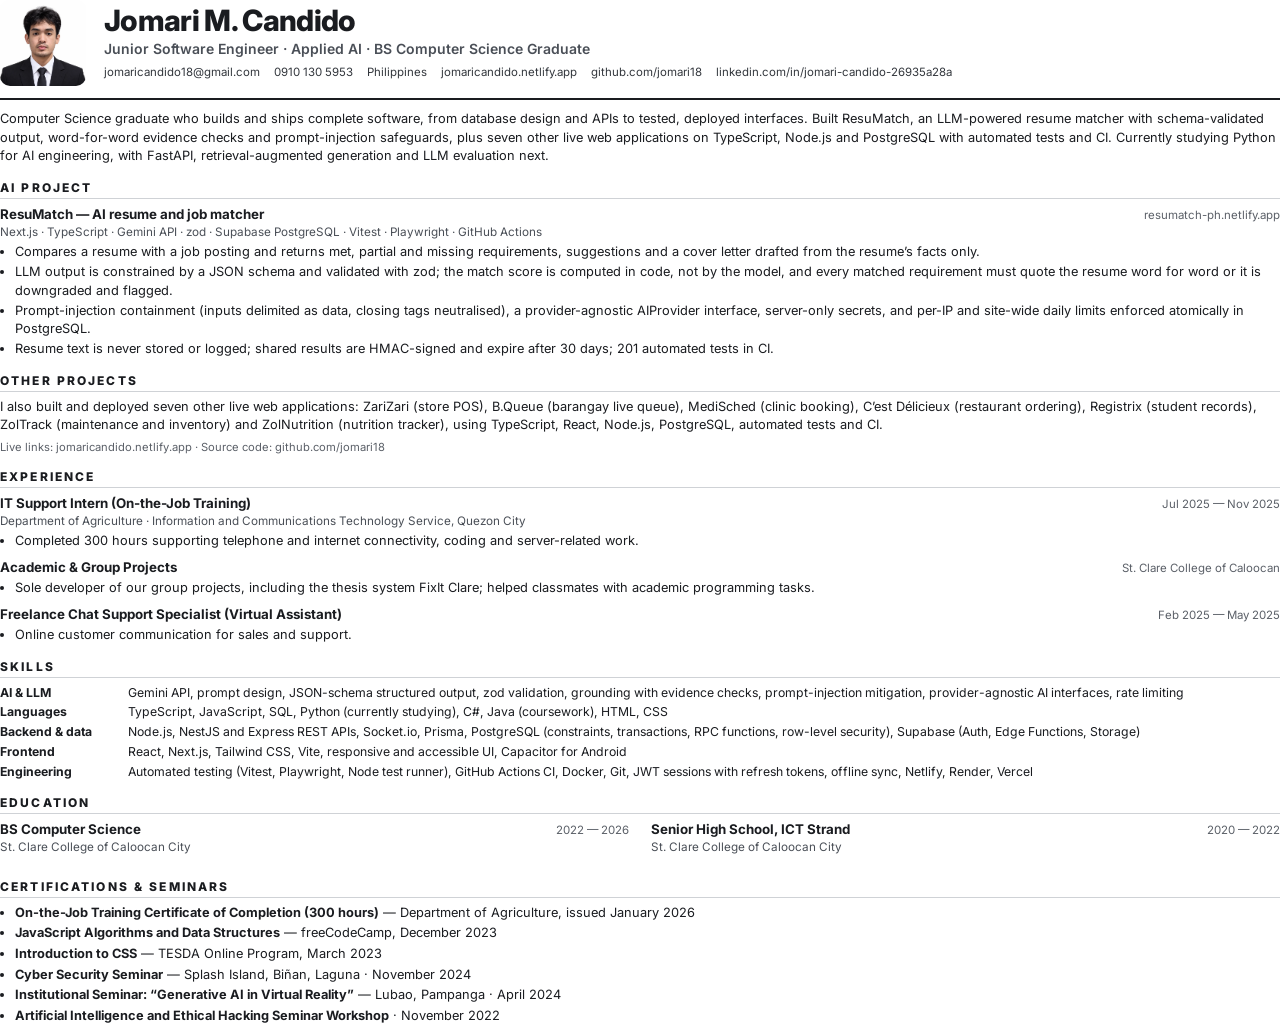
<file: resume-source/resume-se-ai.html>
<!DOCTYPE html>
<html lang="en">
<head>
<meta charset="UTF-8">
<title>Jomari M. Candido — Résumé (Software Engineer · Applied AI)</title>
<link rel="stylesheet" href="https://fonts.googleapis.com/css2?family=Inter:wght@400;500;600;700;800&display=swap">
<style>
  @page{size:A4;margin:14mm 14mm 14mm}
  *{box-sizing:border-box}
  body{margin:0;font:400 9.6pt/1.45 Inter,Arial,sans-serif;color:#1a1c20}
  a{color:inherit;text-decoration:none}
  header{display:grid;grid-template-columns:86px 1fr;gap:18px;align-items:center;padding-bottom:12px;border-bottom:2px solid #1a1c20}
  header img{width:86px;height:86px;border-radius:10px;object-fit:cover;object-position:50% 18%}
  h1{margin:0;font:800 22pt/1.05 Inter;letter-spacing:-.5pt}
  .role{margin:3px 0 7px;font:600 10.5pt Inter;color:#4a4f57}
  .contacts{display:flex;flex-wrap:wrap;gap:3px 14px;font-size:8.6pt;color:#33373d}
  h2{margin:14px 0 6px;font:800 9pt Inter;letter-spacing:1.6pt;text-transform:uppercase;color:#1a1c20;border-bottom:1px solid #cfd2d6;padding-bottom:3px}
  p{margin:0 0 4px}
  .summary{margin-top:10px;font-size:9.6pt}
  .item{margin-bottom:7px;break-inside:avoid}
  .row{display:flex;justify-content:space-between;gap:12px;align-items:baseline}
  .row strong{font-weight:700;font-size:10pt}
  .meta{font-size:8.6pt;color:#5b6068;white-space:nowrap}
  .sub{font-size:8.8pt;color:#4a4f57;margin-bottom:2px}
  ul{margin:2px 0 0;padding-left:15px}
  li{margin-bottom:1.5px}
  .skills{display:grid;grid-template-columns:118px 1fr;gap:2px 10px;font-size:9.2pt}
  .skills b{font-weight:700}
  .two{display:grid;grid-template-columns:1fr 1fr;gap:0 22px}
  .compact li{margin-bottom:2px}
  .tag{font-size:8.4pt;color:#5b6068}
</style>
</head>
<body>
<header>
  <img src="../assets/portrait.webp" alt="">
  <div>
    <h1>Jomari M. Candido</h1>
    <p class="role">Junior Software Engineer · Applied AI · BS Computer Science Graduate</p>
    <div class="contacts">
      <span>jomaricandido18@gmail.com</span><span>0910 130 5953</span><span>Philippines</span>
      <span>jomaricandido.netlify.app</span><span>github.com/jomari18</span><span>linkedin.com/in/jomari-candido-26935a28a</span>
    </div>
  </div>
</header>

<p class="summary">Computer Science graduate who builds and ships complete software, from database design and APIs to tested, deployed interfaces. Built ResuMatch, an LLM-powered resume matcher with schema-validated output, word-for-word evidence checks and prompt-injection safeguards, plus seven other live web applications on TypeScript, Node.js and PostgreSQL with automated tests and CI. Currently studying Python for AI engineering, with FastAPI, retrieval-augmented generation and LLM evaluation next.</p>

<h2>AI Project</h2>
<div class="item">
  <div class="row"><strong>ResuMatch — AI resume and job matcher</strong><span class="meta">resumatch-ph.netlify.app</span></div>
  <p class="sub">Next.js · TypeScript · Gemini API · zod · Supabase PostgreSQL · Vitest · Playwright · GitHub Actions</p>
  <ul><li>Compares a resume with a job posting and returns met, partial and missing requirements, suggestions and a cover letter drafted from the resume’s facts only.</li>
  <li>LLM output is constrained by a JSON schema and validated with zod; the match score is computed in code, not by the model, and every matched requirement must quote the resume word for word or it is downgraded and flagged.</li>
  <li>Prompt-injection containment (inputs delimited as data, closing tags neutralised), a provider-agnostic AIProvider interface, server-only secrets, and per-IP and site-wide daily limits enforced atomically in PostgreSQL.</li>
  <li>Resume text is never stored or logged; shared results are HMAC-signed and expire after 30 days; 201 automated tests in CI.</li></ul>
</div>

<h2>Other Projects</h2>
<p>I also built and deployed seven other live web applications: ZariZari (store POS), B.Queue (barangay live queue), MediSched (clinic booking), C’est Délicieux (restaurant ordering), Registrix (student records), ZolTrack (maintenance and inventory) and ZolNutrition (nutrition tracker), using TypeScript, React, Node.js, PostgreSQL, automated tests and CI.</p>
<p class="tag">Live links: jomaricandido.netlify.app · Source code: github.com/jomari18</p>

<h2>Experience</h2>
<div class="item">
  <div class="row"><strong>IT Support Intern (On-the-Job Training)</strong><span class="meta">Jul 2025 — Nov 2025</span></div>
  <p class="sub">Department of Agriculture · Information and Communications Technology Service, Quezon City</p>
  <ul><li>Completed 300 hours supporting telephone and internet connectivity, coding and server-related work.</li></ul>
</div>
<div class="item">
  <div class="row"><strong>Academic &amp; Group Projects</strong><span class="meta">St. Clare College of Caloocan</span></div>
  <ul><li>Sole developer of our group projects, including the thesis system FixIt Clare; helped classmates with academic programming tasks.</li></ul>
</div>
<div class="item">
  <div class="row"><strong>Freelance Chat Support Specialist (Virtual Assistant)</strong><span class="meta">Feb 2025 — May 2025</span></div>
  <ul><li>Online customer communication for sales and support.</li></ul>
</div>

<h2>Skills</h2>
<div class="skills">
  <b>AI &amp; LLM</b><span>Gemini API, prompt design, JSON-schema structured output, zod validation, grounding with evidence checks, prompt-injection mitigation, provider-agnostic AI interfaces, rate limiting</span>
  <b>Languages</b><span>TypeScript, JavaScript, SQL, Python (currently studying), C#, Java (coursework), HTML, CSS</span>
  <b>Backend &amp; data</b><span>Node.js, NestJS and Express REST APIs, Socket.io, Prisma, PostgreSQL (constraints, transactions, RPC functions, row-level security), Supabase (Auth, Edge Functions, Storage)</span>
  <b>Frontend</b><span>React, Next.js, Tailwind CSS, Vite, responsive and accessible UI, Capacitor for Android</span>
  <b>Engineering</b><span>Automated testing (Vitest, Playwright, Node test runner), GitHub Actions CI, Docker, Git, JWT sessions with refresh tokens, offline sync, Netlify, Render, Vercel</span>
</div>

<h2>Education</h2>
<div class="two">
  <div class="item"><div class="row"><strong>BS Computer Science</strong><span class="meta">2022 — 2026</span></div><p class="sub">St. Clare College of Caloocan City</p></div>
  <div class="item"><div class="row"><strong>Senior High School, ICT Strand</strong><span class="meta">2020 — 2022</span></div><p class="sub">St. Clare College of Caloocan City</p></div>
</div>

<h2>Certifications &amp; Seminars</h2>
<ul class="compact">
  <li><b>On-the-Job Training Certificate of Completion (300 hours)</b> — Department of Agriculture, issued January 2026</li>
  <li><b>JavaScript Algorithms and Data Structures</b> — freeCodeCamp, December 2023</li>
  <li><b>Introduction to CSS</b> — TESDA Online Program, March 2023</li>
  <li><b>Cyber Security Seminar</b> — Splash Island, Biñan, Laguna · November 2024</li>
  <li><b>Institutional Seminar: “Generative AI in Virtual Reality”</b> — Lubao, Pampanga · April 2024</li>
  <li><b>Artificial Intelligence and Ethical Hacking Seminar Workshop</b> · November 2022</li>
</ul>
</body>
</html>
</file>
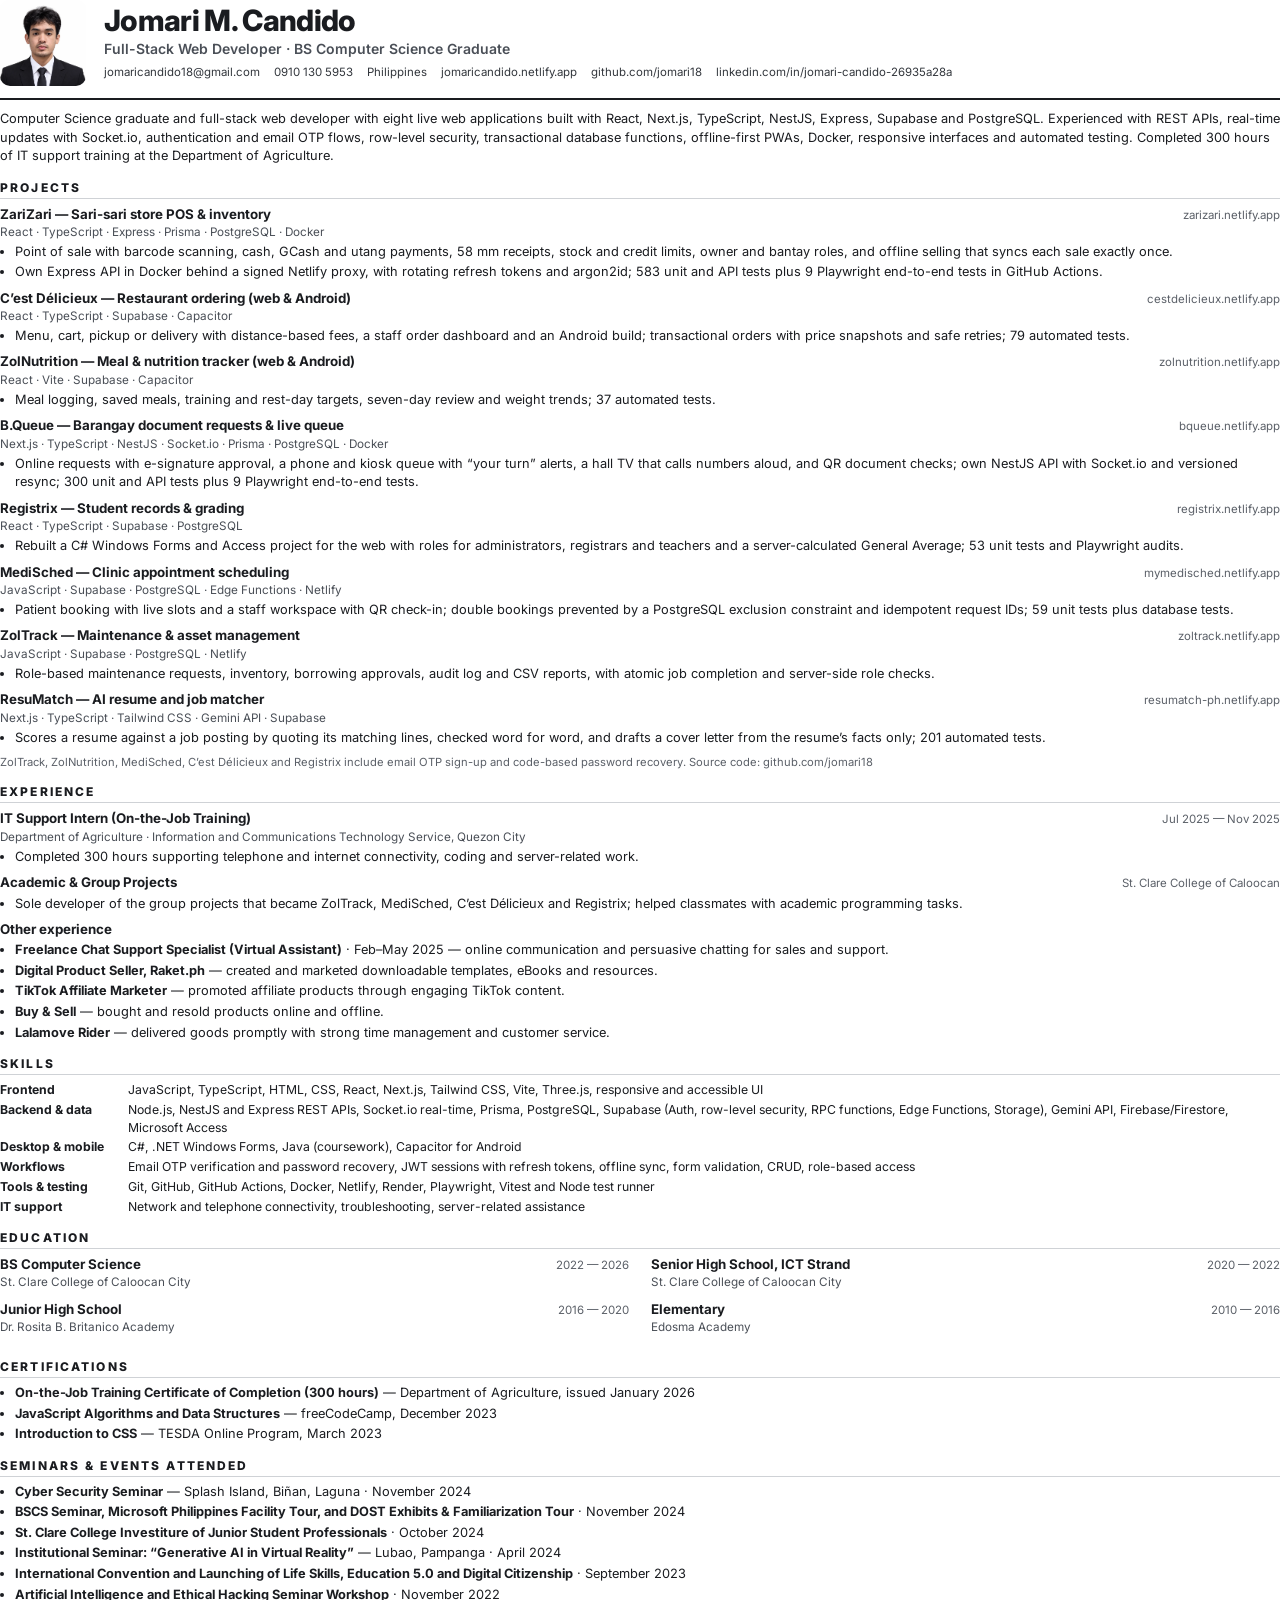
<file: resume-source/resume.html>
<!DOCTYPE html>
<html lang="en">
<head>
<meta charset="UTF-8">
<title>Jomari M. Candido — Résumé</title>
<link rel="stylesheet" href="https://fonts.googleapis.com/css2?family=Inter:wght@400;500;600;700;800&display=swap">
<style>
  @page{size:A4;margin:14mm 14mm 14mm}
  *{box-sizing:border-box}
  body{margin:0;font:400 9.6pt/1.45 Inter,Arial,sans-serif;color:#1a1c20}
  a{color:inherit;text-decoration:none}
  header{display:grid;grid-template-columns:86px 1fr;gap:18px;align-items:center;padding-bottom:12px;border-bottom:2px solid #1a1c20}
  header img{width:86px;height:86px;border-radius:10px;object-fit:cover;object-position:50% 18%}
  h1{margin:0;font:800 22pt/1.05 Inter;letter-spacing:-.5pt}
  .role{margin:3px 0 7px;font:600 10.5pt Inter;color:#4a4f57}
  .contacts{display:flex;flex-wrap:wrap;gap:3px 14px;font-size:8.6pt;color:#33373d}
  h2{margin:14px 0 6px;font:800 9pt Inter;letter-spacing:1.6pt;text-transform:uppercase;color:#1a1c20;border-bottom:1px solid #cfd2d6;padding-bottom:3px}
  p{margin:0 0 4px}
  .summary{margin-top:10px;font-size:9.6pt}
  .item{margin-bottom:7px;break-inside:avoid}
  .row{display:flex;justify-content:space-between;gap:12px;align-items:baseline}
  .row strong{font-weight:700;font-size:10pt}
  .meta{font-size:8.6pt;color:#5b6068;white-space:nowrap}
  .sub{font-size:8.8pt;color:#4a4f57;margin-bottom:2px}
  ul{margin:2px 0 0;padding-left:15px}
  li{margin-bottom:1.5px}
  .skills{display:grid;grid-template-columns:118px 1fr;gap:2px 10px;font-size:9.2pt}
  .skills b{font-weight:700}
  .two{display:grid;grid-template-columns:1fr 1fr;gap:0 22px}
  .compact li{margin-bottom:2px}
  .tag{font-size:8.4pt;color:#5b6068}
</style>
</head>
<body>
<header>
  <img src="../assets/portrait.webp" alt="">
  <div>
    <h1>Jomari M. Candido</h1>
    <p class="role">Full-Stack Web Developer · BS Computer Science Graduate</p>
    <div class="contacts">
      <span>jomaricandido18@gmail.com</span><span>0910 130 5953</span><span>Philippines</span>
      <span>jomaricandido.netlify.app</span><span>github.com/jomari18</span><span>linkedin.com/in/jomari-candido-26935a28a</span>
    </div>
  </div>
</header>

<p class="summary">Computer Science graduate and full-stack web developer with eight live web applications built with React, Next.js, TypeScript, NestJS, Express, Supabase and PostgreSQL. Experienced with REST APIs, real-time updates with Socket.io, authentication and email OTP flows, row-level security, transactional database functions, offline-first PWAs, Docker, responsive interfaces and automated testing. Completed 300 hours of IT support training at the Department of Agriculture.</p>

<h2>Projects</h2>
<div class="item">
  <div class="row"><strong>ZariZari — Sari-sari store POS &amp; inventory</strong><span class="meta">zarizari.netlify.app</span></div>
  <p class="sub">React · TypeScript · Express · Prisma · PostgreSQL · Docker</p>
  <ul><li>Point of sale with barcode scanning, cash, GCash and utang payments, 58 mm receipts, stock and credit limits, owner and bantay roles, and offline selling that syncs each sale exactly once.</li>
  <li>Own Express API in Docker behind a signed Netlify proxy, with rotating refresh tokens and argon2id; 583 unit and API tests plus 9 Playwright end-to-end tests in GitHub Actions.</li></ul>
</div>
<div class="item">
  <div class="row"><strong>C’est Délicieux — Restaurant ordering (web &amp; Android)</strong><span class="meta">cestdelicieux.netlify.app</span></div>
  <p class="sub">React · TypeScript · Supabase · Capacitor</p>
  <ul><li>Menu, cart, pickup or delivery with distance-based fees, a staff order dashboard and an Android build; transactional orders with price snapshots and safe retries; 79 automated tests.</li></ul>
</div>
<div class="item">
  <div class="row"><strong>ZolNutrition — Meal &amp; nutrition tracker (web &amp; Android)</strong><span class="meta">zolnutrition.netlify.app</span></div>
  <p class="sub">React · Vite · Supabase · Capacitor</p>
  <ul><li>Meal logging, saved meals, training and rest-day targets, seven-day review and weight trends; 37 automated tests.</li></ul>
</div>
<div class="item">
  <div class="row"><strong>B.Queue — Barangay document requests &amp; live queue</strong><span class="meta">bqueue.netlify.app</span></div>
  <p class="sub">Next.js · TypeScript · NestJS · Socket.io · Prisma · PostgreSQL · Docker</p>
  <ul><li>Online requests with e-signature approval, a phone and kiosk queue with “your turn” alerts, a hall TV that calls numbers aloud, and QR document checks; own NestJS API with Socket.io and versioned resync; 300 unit and API tests plus 9 Playwright end-to-end tests.</li></ul>
</div>
<div class="item">
  <div class="row"><strong>Registrix — Student records &amp; grading</strong><span class="meta">registrix.netlify.app</span></div>
  <p class="sub">React · TypeScript · Supabase · PostgreSQL</p>
  <ul><li>Rebuilt a C# Windows Forms and Access project for the web with roles for administrators, registrars and teachers and a server-calculated General Average; 53 unit tests and Playwright audits.</li></ul>
</div>
<div class="item">
  <div class="row"><strong>MediSched — Clinic appointment scheduling</strong><span class="meta">mymedisched.netlify.app</span></div>
  <p class="sub">JavaScript · Supabase · PostgreSQL · Edge Functions · Netlify</p>
  <ul><li>Patient booking with live slots and a staff workspace with QR check-in; double bookings prevented by a PostgreSQL exclusion constraint and idempotent request IDs; 59 unit tests plus database tests.</li></ul>
</div>
<div class="item">
  <div class="row"><strong>ZolTrack — Maintenance &amp; asset management</strong><span class="meta">zoltrack.netlify.app</span></div>
  <p class="sub">JavaScript · Supabase · PostgreSQL · Netlify</p>
  <ul><li>Role-based maintenance requests, inventory, borrowing approvals, audit log and CSV reports, with atomic job completion and server-side role checks.</li></ul>
</div>
<div class="item">
  <div class="row"><strong>ResuMatch — AI resume and job matcher</strong><span class="meta">resumatch-ph.netlify.app</span></div>
  <p class="sub">Next.js · TypeScript · Tailwind CSS · Gemini API · Supabase</p>
  <ul><li>Scores a resume against a job posting by quoting its matching lines, checked word for word, and drafts a cover letter from the resume’s facts only; 201 automated tests.</li></ul>
</div>
<p class="tag">ZolTrack, ZolNutrition, MediSched, C’est Délicieux and Registrix include email OTP sign-up and code-based password recovery. Source code: github.com/jomari18</p>

<h2>Experience</h2>
<div class="item">
  <div class="row"><strong>IT Support Intern (On-the-Job Training)</strong><span class="meta">Jul 2025 — Nov 2025</span></div>
  <p class="sub">Department of Agriculture · Information and Communications Technology Service, Quezon City</p>
  <ul><li>Completed 300 hours supporting telephone and internet connectivity, coding and server-related work.</li></ul>
</div>
<div class="item">
  <div class="row"><strong>Academic &amp; Group Projects</strong><span class="meta">St. Clare College of Caloocan</span></div>
  <ul><li>Sole developer of the group projects that became ZolTrack, MediSched, C’est Délicieux and Registrix; helped classmates with academic programming tasks.</li></ul>
</div>
<div class="item">
  <div class="row"><strong>Other experience</strong></div>
  <ul class="compact">
    <li><b>Freelance Chat Support Specialist (Virtual Assistant)</b> · Feb–May 2025 — online communication and persuasive chatting for sales and support.</li>
    <li><b>Digital Product Seller, Raket.ph</b> — created and marketed downloadable templates, eBooks and resources.</li>
    <li><b>TikTok Affiliate Marketer</b> — promoted affiliate products through engaging TikTok content.</li>
    <li><b>Buy &amp; Sell</b> — bought and resold products online and offline.</li>
    <li><b>Lalamove Rider</b> — delivered goods promptly with strong time management and customer service.</li>
  </ul>
</div>

<h2>Skills</h2>
<div class="skills">
  <b>Frontend</b><span>JavaScript, TypeScript, HTML, CSS, React, Next.js, Tailwind CSS, Vite, Three.js, responsive and accessible UI</span>
  <b>Backend &amp; data</b><span>Node.js, NestJS and Express REST APIs, Socket.io real-time, Prisma, PostgreSQL, Supabase (Auth, row-level security, RPC functions, Edge Functions, Storage), Gemini API, Firebase/Firestore, Microsoft Access</span>
  <b>Desktop &amp; mobile</b><span>C#, .NET Windows Forms, Java (coursework), Capacitor for Android</span>
  <b>Workflows</b><span>Email OTP verification and password recovery, JWT sessions with refresh tokens, offline sync, form validation, CRUD, role-based access</span>
  <b>Tools &amp; testing</b><span>Git, GitHub, GitHub Actions, Docker, Netlify, Render, Playwright, Vitest and Node test runner</span>
  <b>IT support</b><span>Network and telephone connectivity, troubleshooting, server-related assistance</span>
</div>

<h2>Education</h2>
<div class="two">
  <div class="item"><div class="row"><strong>BS Computer Science</strong><span class="meta">2022 — 2026</span></div><p class="sub">St. Clare College of Caloocan City</p></div>
  <div class="item"><div class="row"><strong>Senior High School, ICT Strand</strong><span class="meta">2020 — 2022</span></div><p class="sub">St. Clare College of Caloocan City</p></div>
  <div class="item"><div class="row"><strong>Junior High School</strong><span class="meta">2016 — 2020</span></div><p class="sub">Dr. Rosita B. Britanico Academy</p></div>
  <div class="item"><div class="row"><strong>Elementary</strong><span class="meta">2010 — 2016</span></div><p class="sub">Edosma Academy</p></div>
</div>

<h2>Certifications</h2>
<ul class="compact">
  <li><b>On-the-Job Training Certificate of Completion (300 hours)</b> — Department of Agriculture, issued January 2026</li>
  <li><b>JavaScript Algorithms and Data Structures</b> — freeCodeCamp, December 2023</li>
  <li><b>Introduction to CSS</b> — TESDA Online Program, March 2023</li>
</ul>

<h2>Seminars &amp; Events Attended</h2>
<ul class="compact">
  <li><b>Cyber Security Seminar</b> — Splash Island, Biñan, Laguna · November 2024</li>
  <li><b>BSCS Seminar, Microsoft Philippines Facility Tour, and DOST Exhibits &amp; Familiarization Tour</b> · November 2024</li>
  <li><b>St. Clare College Investiture of Junior Student Professionals</b> · October 2024</li>
  <li><b>Institutional Seminar: “Generative AI in Virtual Reality”</b> — Lubao, Pampanga · April 2024</li>
  <li><b>International Convention and Launching of Life Skills, Education 5.0 and Digital Citizenship</b> · September 2023</li>
  <li><b>Artificial Intelligence and Ethical Hacking Seminar Workshop</b> · November 2022</li>
</ul>
</body>
</html>
</file>
<file: style.css>
:root{
  --font:'Inter',system-ui,sans-serif;--mono:'JetBrains Mono',ui-monospace,monospace;
  --radius:20px;--ease:cubic-bezier(.22,.8,.25,1);--mx:20%;--my:10%;
}
:root,[data-theme=dark]{
  color-scheme:dark;
  --bg:#0e1013;--bg-2:#121418;--card:#16181d;--card-2:#1b1e24;
  --line:rgba(255,255,255,.08);--line-2:rgba(255,255,255,.16);
  --text:#ececec;--muted:#9a9ea6;--dim:#62666e;
  --invert:#ececec;--on-invert:#0e1013;
  --grid:rgba(255,255,255,.03);--glow:rgba(255,255,255,.07);--wave:rgba(255,255,255,.07);
  --stroke:rgba(236,236,236,.55);--shadow:0 24px 60px rgba(0,0,0,.45);
}
[data-theme=light]{
  color-scheme:light;
  --bg:#dcdde0;--bg-2:#e4e5e8;--card:#ffffff;--card-2:#f4f5f6;
  --line:rgba(0,0,0,.08);--line-2:rgba(0,0,0,.18);
  --text:#0d0e10;--muted:#555a62;--dim:#868b93;
  --invert:#0d0e10;--on-invert:#f4f5f6;
  --grid:rgba(0,0,0,.035);--glow:rgba(255,255,255,.55);--wave:rgba(0,0,0,.08);
  --stroke:rgba(13,14,16,.5);--shadow:0 20px 50px rgba(0,0,0,.12);
}
*{box-sizing:border-box}
html{scroll-behavior:smooth;scroll-padding-top:100px}
body{margin:0;background:var(--bg);color:var(--text);font:400 16px/1.7 var(--font);-webkit-font-smoothing:antialiased;overflow-x:hidden;transition:background .4s,color .4s}
img{max-width:100%;height:auto;display:block}
a{color:inherit}
button{font:inherit;color:inherit;cursor:pointer}
svg{fill:none;stroke:currentColor;stroke-width:1.7;stroke-linecap:round;stroke-linejoin:round}
h1,h2,h3{margin:0}
p{margin:0 0 1em}
ul,dl,dd{margin:0;padding:0;list-style:none}
::selection{background:var(--invert);color:var(--on-invert)}
:focus-visible{outline:2px solid var(--text);outline-offset:3px;border-radius:8px}
.wrap{width:min(1160px,calc(100% - 48px));margin-inline:auto}
.skip{position:fixed;left:16px;top:-60px;z-index:200;background:var(--invert);color:var(--on-invert);padding:10px 16px;border-radius:10px;text-decoration:none}
.skip:focus{top:16px}
.visually-hidden{position:absolute;width:1px;height:1px;overflow:hidden;clip:rect(0 0 0 0);white-space:nowrap}
.mono{font-family:var(--mono)}
.muted{color:var(--muted)}
.small{font-size:13px}
.eyebrow{font:500 11px var(--mono);letter-spacing:.3em;text-transform:uppercase;color:var(--dim);margin-bottom:12px}

/* Backdrop: grid, soft spotlight and wavy lines */
.backdrop{position:fixed;inset:0;z-index:-1;pointer-events:none;
  background:
    radial-gradient(600px circle at var(--mx) var(--my),var(--glow),transparent 60%),
    linear-gradient(var(--grid) 1px,transparent 1px) 0 0/56px 56px,
    linear-gradient(90deg,var(--grid) 1px,transparent 1px) 0 0/56px 56px,
    var(--bg)}
.waves{position:absolute;inset:0;width:100%;height:100%}
.waves path{stroke:var(--wave);stroke-width:1.2;fill:none;animation:drift 18s ease-in-out infinite alternate}
.waves path:nth-child(2){animation-duration:23s}
.waves path:nth-child(3){animation-duration:28s}
@keyframes drift{to{transform:translateY(26px)}}

/* Welcome splash */
.intro{position:fixed;inset:0;z-index:150;display:none;place-content:center;justify-items:center;gap:18px;background:var(--bg);transition:opacity .7s var(--ease),visibility .7s}
.js .intro{display:grid}
.no-intro .intro{display:none}
.intro.done{opacity:0;visibility:hidden}
.intro-icons{display:flex;gap:14px}
.intro-icons span{width:52px;height:52px;border-radius:50%;display:grid;place-items:center;background:var(--card);border:1px solid var(--line);opacity:0;transform:translateY(12px);animation:rise .6s var(--ease) forwards}
.intro-icons span:nth-child(2){animation-delay:.12s}
.intro-icons span:nth-child(3){animation-delay:.24s}
.intro-icons svg{width:20px;height:20px}
.intro-word{margin:0;font:900 clamp(40px,7vw,76px)/1 var(--font);letter-spacing:-.03em;background:linear-gradient(90deg,var(--dim),var(--text),var(--dim));background-size:200% 100%;-webkit-background-clip:text;background-clip:text;color:transparent;opacity:0;animation:rise .7s .35s var(--ease) forwards,shine 1.6s .6s linear infinite}
@keyframes rise{to{opacity:1;transform:none}}
@keyframes shine{to{background-position:-200% 0}}

/* Navigation */
.nav-wrap{position:fixed;top:14px;left:0;right:0;z-index:60;pointer-events:none}
.nav{pointer-events:auto;position:relative;width:min(1160px,calc(100% - 32px));margin:auto;display:flex;align-items:center;justify-content:space-between;gap:16px;padding:10px 12px 10px 14px;border-radius:18px;background:color-mix(in srgb,var(--card) 82%,transparent);border:1px solid var(--line);backdrop-filter:blur(14px);-webkit-backdrop-filter:blur(14px);box-shadow:var(--shadow)}
.brand{display:flex;align-items:center;gap:12px;text-decoration:none}
.brand-mark{width:38px;height:38px;border-radius:11px;display:grid;place-items:center;background:var(--invert);color:var(--on-invert);font:800 14px var(--font);letter-spacing:-.02em}
.brand-name{font:700 13px var(--font);letter-spacing:.24em;text-transform:uppercase}
.nav-links{display:flex;gap:clamp(16px,2.6vw,36px)}
.nav-links a{position:relative;font:500 12px var(--font);letter-spacing:.14em;text-transform:uppercase;color:var(--muted);text-decoration:none;padding:6px 0;transition:color .25s}
.nav-links a::after{content:"";position:absolute;left:0;right:0;bottom:0;height:1.5px;background:currentColor;transform:scaleX(0);transform-origin:left;transition:transform .35s var(--ease)}
.nav-links a:hover,.nav-links a.active{color:var(--text)}
.nav-links a.active::after,.nav-links a:hover::after{transform:scaleX(1)}
.nav-actions{display:flex;align-items:center;gap:10px}
.icon-btn{width:38px;height:38px;flex:none;display:inline-grid;place-items:center;border-radius:11px;border:1px solid var(--line);background:var(--card-2);text-decoration:none;transition:border-color .25s,background .25s}
.icon-btn:hover{border-color:var(--line-2)}
.icon-btn svg{width:18px;height:18px}
[data-theme=dark] .sun,[data-theme=light] .moon{display:none}


.menu-btn{display:none}

/* Buttons */
.btn{display:inline-flex;align-items:center;justify-content:center;gap:10px;min-height:46px;padding:0 22px;border-radius:12px;border:1px solid var(--line-2);background:var(--card);text-decoration:none;font:600 14px var(--font);transition:background .25s,border-color .25s,transform .25s var(--ease),color .25s}
.btn svg{width:16px;height:16px}
.btn:hover{transform:translateY(-2px);border-color:var(--dim)}
.btn.primary{background:var(--invert);color:var(--on-invert);border-color:var(--invert)}
.btn.outline{background:transparent;border:1.5px solid var(--text)}
.btn.outline:hover{background:var(--invert);color:var(--on-invert)}
.btn.pill{border-radius:999px;text-transform:uppercase;letter-spacing:.06em;font-size:13px;min-height:52px;padding:0 28px}
.btn.wide{width:100%}
.pill-btn{min-height:36px;padding:0 16px;border-radius:999px;border:1px solid var(--line-2);background:var(--card-2);font:500 13px var(--font);transition:background .25s,border-color .25s}
.pill-btn:hover{border-color:var(--text)}
.text-btn{display:inline-flex;gap:6px;align-items:center;border:0;background:none;padding:4px 0;font:600 14px var(--font);text-decoration:none;border-bottom:1.5px solid currentColor}
.chips{display:flex;flex-wrap:wrap;gap:8px}
.chips li{font:500 12px var(--mono);padding:6px 12px;border-radius:8px;background:var(--card);border:1px solid var(--line);color:var(--muted)}

/* Hero: outlined marquee behind a cut-out portrait */
.hero{position:relative;height:100svh;min-height:640px;overflow:hidden}
.marquee{position:absolute;left:0;right:0;top:50%;transform:translateY(-52%);overflow:hidden;pointer-events:none}
.marquee-track{display:flex;width:max-content;animation:marquee 46s linear infinite}
.marquee span{font:900 clamp(110px,17vw,250px)/1 var(--font);letter-spacing:-.03em;white-space:pre;color:transparent;-webkit-text-stroke:1.4px var(--stroke)}
@keyframes marquee{to{transform:translateX(-50%)}}
.hero-portrait{position:absolute;left:50%;bottom:0;width:min(70vh,680px);transform:translateX(-50%);z-index:1;filter:drop-shadow(0 30px 50px rgba(0,0,0,.35));-webkit-mask:linear-gradient(to bottom,#000 82%,transparent);mask:linear-gradient(to bottom,#000 82%,transparent)}
.hero-text{position:absolute;z-index:2;left:max(24px,calc((100% - 1160px)/2));bottom:72px;max-width:360px}
.status{display:flex;align-items:center;gap:10px}
.dot{width:7px;height:7px;border-radius:50%;background:#3ddc84;box-shadow:0 0 0 0 rgba(61,220,132,.55);animation:pulse 2.4s infinite}
@keyframes pulse{70%{box-shadow:0 0 0 9px rgba(61,220,132,0)}100%{box-shadow:0 0 0 0 rgba(61,220,132,0)}}
.hero h1{font:800 clamp(34px,4vw,56px)/1.02 var(--font);letter-spacing:-.035em;margin-bottom:14px}
.dim{color:var(--dim)}
.typing{font-size:14px;color:var(--muted);min-height:1.7em;margin:0}
.caret{animation:blink 1s steps(1) infinite}
@keyframes blink{50%{opacity:0}}
.hero-side{position:absolute;z-index:2;right:max(64px,calc((100% - 1160px)/2 + 40px));bottom:80px;display:grid;justify-items:end;gap:18px;max-width:280px}
.hero-side .chips{justify-content:flex-end}
.scroll-down{position:absolute;z-index:2;right:22px;top:50%;transform:translateY(-50%) rotate(180deg);writing-mode:vertical-rl;font-size:10px;letter-spacing:.35em;text-transform:uppercase;color:var(--dim);text-decoration:none;display:flex;align-items:center;gap:14px}
.scroll-down::after{content:"";width:1px;height:46px;background:currentColor;order:-1}

/* Sections */
.section{padding:120px 0 30px}
.type-title{font:800 clamp(38px,5.4vw,64px)/1.05 var(--font);letter-spacing:-.04em;margin-bottom:14px;min-height:1.05em}
.title-caret{display:inline-block;width:3px;height:.9em;margin-left:6px;vertical-align:-.08em;background:currentColor;animation:blink 1s steps(1) infinite}
.typing-now::after{content:"";display:inline-block;width:3px;height:.9em;margin-left:6px;vertical-align:-.08em;background:currentColor;animation:blink 1s steps(1) infinite}
.head-row{display:flex;justify-content:space-between;align-items:flex-end;gap:24px;flex-wrap:wrap;margin-bottom:30px}
.head-row .muted{margin:0}

/* Work: coverflow */
.coverflow{margin-top:10px}
.lanyard-zone{overflow-x:clip}
.cf-stage{position:relative;height:clamp(220px,30vw,360px);perspective:1400px;touch-action:pan-y}
.cf-card{position:absolute;top:0;left:50%;width:min(54%,620px);padding:0;border:1px solid var(--line-2);border-radius:14px;overflow:hidden;background:var(--card);box-shadow:var(--shadow);transform:translateX(calc(-50% + var(--offset,0) * 46%)) translateZ(calc(var(--depth,0) * -1px)) rotateY(var(--angle,0deg)) scale(var(--scale,1));opacity:var(--opacity,1);z-index:var(--layer,1);filter:brightness(var(--bright,1));transition:transform .7s var(--ease),opacity .5s,filter .5s}
.cf-card img{width:100%;aspect-ratio:2/1;object-fit:cover;object-position:top}
.cf-card[aria-current=true]{border-color:var(--dim)}
.cf-info{max-width:680px;margin:34px auto 0;text-align:center}
.cf-info h3{font:700 clamp(22px,2.6vw,30px)/1.25 var(--font);letter-spacing:-.02em;margin-bottom:10px}
.cf-info p{color:var(--muted)}
.cf-actions{display:flex;justify-content:center;gap:28px;margin-bottom:22px}
.cf-nav{display:flex;align-items:center;justify-content:center;gap:16px;font-size:13px;color:var(--muted)}

.project-list{margin-top:90px;border-top:1px solid var(--line);padding-top:30px}
.project-row{display:grid;grid-template-columns:56px 1fr auto;gap:20px;align-items:start;padding:26px 0;border-bottom:1px solid var(--line)}
.row-num{font-size:13px;color:var(--dim);padding-top:4px}
.project-row h3{font:700 18px var(--font);margin-bottom:4px}
.row-summary{color:var(--muted);font-size:15px;margin-bottom:6px}
.row-meta{font-size:11px;letter-spacing:.14em;text-transform:uppercase;color:var(--dim);margin-bottom:12px}
.row-tech{display:flex;flex-wrap:wrap;gap:8px}
.row-tech li{display:inline-flex;align-items:center;gap:7px;font-size:12px;color:var(--muted);padding:5px 10px;border-radius:8px;background:var(--card);border:1px solid var(--line)}
.row-tech .icon{width:14px;height:14px}
.row-actions{display:flex;align-items:center;gap:10px}

/* Icons via CSS masks so they follow the theme */
.icon{display:inline-block;width:24px;height:24px;background:currentColor;-webkit-mask:var(--src) center/contain no-repeat;mask:var(--src) center/contain no-repeat}
.icon[data-icon=react]{--src:url(assets/tech/react.svg)}
.icon[data-icon=typescript]{--src:url(assets/tech/typescript.svg)}
.icon[data-icon=javascript]{--src:url(assets/tech/javascript.svg)}
.icon[data-icon=html5]{--src:url(assets/tech/html5.svg)}
.icon[data-icon=css]{--src:url(assets/tech/css.svg)}
.icon[data-icon=vite]{--src:url(assets/tech/vite.svg)}
.icon[data-icon=supabase]{--src:url(assets/tech/supabase.svg)}
.icon[data-icon=postgresql]{--src:url(assets/tech/postgresql.svg)}
.icon[data-icon=firebase]{--src:url(assets/tech/firebase.svg)}
.icon[data-icon=capacitor]{--src:url(assets/tech/capacitor.svg)}
.icon[data-icon=dotnet]{--src:url(assets/tech/dotnet.svg)}
.icon[data-icon=openjdk]{--src:url(assets/tech/openjdk.svg)}
.icon[data-icon=git]{--src:url(assets/tech/git.svg)}
.icon[data-icon=github]{--src:url(assets/tech/github.svg)}
.icon[data-icon=netlify]{--src:url(assets/tech/netlify.svg)}
.icon[data-icon=nextdotjs]{--src:url(assets/tech/nextdotjs.svg)}
.icon[data-icon=tailwindcss]{--src:url(assets/tech/tailwindcss.svg)}
.icon[data-icon=threedotjs]{--src:url(assets/tech/threedotjs.svg)}
.icon[data-icon=nodedotjs]{--src:url(assets/tech/nodedotjs.svg)}
.icon[data-icon=express]{--src:url(assets/tech/express.svg)}
.icon[data-icon=prisma]{--src:url(assets/tech/prisma.svg)}
.icon[data-icon=docker]{--src:url(assets/tech/docker.svg)}
.icon[data-icon=nestjs]{--src:url(assets/tech/nestjs.svg)}
.icon[data-icon=socketdotio]{--src:url(assets/tech/socketdotio.svg)}

/* What I can do */
.skills{display:grid;grid-template-columns:.9fr 1.1fr;gap:48px;align-items:start}
.skills-intro>.muted{max-width:420px}
.tool-grid{display:grid;grid-template-columns:repeat(5,52px);gap:12px;margin-top:30px}
.tool-grid li{width:52px;height:52px;display:grid;place-items:center;border-radius:13px;background:var(--card);border:1px solid var(--line);color:var(--muted);transition:color .25s,border-color .25s,transform .25s var(--ease)}
.tool-grid li:hover{color:var(--brand);border-color:var(--line-2);transform:translateY(-3px)}
.glyph{font:800 18px var(--font)}
.credit{margin-top:18px}
.cap-cards{display:grid;grid-template-columns:1fr 1fr;gap:18px}
.cap-card{display:flex;flex-direction:column;gap:20px;padding:26px;border-radius:var(--radius);background:var(--card);border:1px solid var(--line);box-shadow:var(--shadow)}
.cap-top{display:flex;justify-content:space-between;gap:12px}
.cap-num{font:300 46px/1 var(--font);letter-spacing:-.03em}
.cap-label{font-size:10px;letter-spacing:.2em;text-transform:uppercase;color:var(--dim);text-align:right;line-height:1.6}
.cap-icon{width:56px;height:56px;margin:0 auto;display:grid;place-items:center;border-radius:14px;background:var(--card-2);border:1px solid var(--line)}
.cap-icon svg{width:26px;height:26px}
.cap-card p{color:var(--muted);font-size:14px;margin:0}
.tags{display:flex;flex-wrap:wrap;gap:8px}
.tags li{font:500 11px var(--mono);padding:5px 9px;border-radius:7px;background:var(--card-2);border:1px solid var(--line);color:var(--muted)}

/* About */
.about{display:grid;grid-template-columns:1.25fr .75fr;gap:40px;align-items:start}
.rotating{display:flex;align-items:baseline}
.profile{display:flex;align-items:center;gap:26px;margin:28px 0 24px}
.profile-avatar{width:104px;height:104px;border-radius:50%;object-fit:cover;object-position:50% 18%;border:3px solid var(--card);box-shadow:var(--shadow)}
.profile-name{display:flex;align-items:center;gap:8px;font:700 17px var(--font);letter-spacing:.02em;margin-bottom:10px}
.verified{width:20px;height:20px;fill:#3b82f6;stroke:#3b82f6}
.verified .tick{fill:none;stroke:#fff;stroke-width:2.2}
.profile-stats{display:flex;gap:30px}
.profile-stats dt{font:500 10px var(--mono);letter-spacing:.2em;text-transform:uppercase;color:var(--dim)}
.profile-stats dd{font:700 18px var(--font)}
.bio{color:var(--muted);max-width:640px}
.strong-link{color:var(--text);font-weight:600;text-decoration-thickness:1.5px;text-underline-offset:3px}
.currently-label{margin-top:34px}
.currently{display:flex;flex-wrap:wrap;gap:22px 34px}
.currently li{display:flex;align-items:center;gap:12px}
.cur-icon{width:38px;height:38px;border-radius:11px;display:grid;place-items:center;background:var(--card);border:1px solid var(--line)}
.cur-icon svg{width:17px;height:17px}
.currently strong{display:block;font-size:14px;font-weight:600}
.currently small{display:block;font-size:12px;color:var(--muted)}

/* Hanging ID card */
.lanyard-zone{position:relative;height:620px}
.lanyard{position:absolute;left:50%;top:-140px;width:230px;margin-left:-115px;transform-origin:50% 0;transform:rotate(var(--angle,0deg));touch-action:none}
.strap{width:28px;height:340px;margin:auto;background:linear-gradient(90deg,#141518,#25272c 50%,#141518);border-radius:0 0 4px 4px;overflow:hidden;display:flex;justify-content:center}
.strap span{writing-mode:vertical-rl;font:600 10px var(--mono);letter-spacing:.35em;color:#9a9ea6;white-space:nowrap;padding-top:150px}
.clip{width:44px;height:22px;margin:-2px auto 0;border-radius:6px 6px 10px 10px;background:linear-gradient(180deg,#7a7c80,#33353a);box-shadow:0 2px 6px rgba(0,0,0,.5)}
.badge{position:relative;margin:-4px 0 0;padding:14px 14px 16px;border-radius:18px;background:linear-gradient(160deg,#f6f6f6,#d3d4d6);box-shadow:0 30px 60px rgba(0,0,0,.45),0 0 0 1px rgba(255,255,255,.5) inset;cursor:grab;user-select:none;transform:perspective(900px) rotateY(var(--tilt,0deg))}
.badge:active{cursor:grabbing}
.badge-hole{width:44px;height:8px;border-radius:6px;margin:0 auto 12px;background:#9b9b9b;box-shadow:inset 0 1px 2px rgba(0,0,0,.5)}
.badge img{width:100%;aspect-ratio:4/5;object-fit:cover;object-position:50% 20%;border-radius:10px;filter:grayscale(1) contrast(1.06);pointer-events:none}
.badge figcaption{display:flex;flex-direction:column;align-items:center;gap:2px;margin-top:12px;color:#141518;text-align:center}
.badge figcaption strong{font:800 14px var(--font)}
.badge figcaption span{font:500 10px var(--mono);letter-spacing:.2em;text-transform:uppercase;color:#55585e}
.drag-hint{position:absolute;bottom:0;left:0;right:0;text-align:center;font-size:10px;letter-spacing:.3em;text-transform:uppercase;color:var(--dim);margin:0}

/* Experience */
.lead-sm{margin-bottom:40px}
.exp-main{display:grid;grid-template-columns:1fr 1fr;gap:18px}
.exp-card{padding:28px;border-radius:var(--radius);background:var(--card);border:1px solid var(--line);box-shadow:var(--shadow)}
.exp-top{display:flex;justify-content:space-between;align-items:center;gap:12px;margin-bottom:18px}
.exp-badge{font-size:10px;letter-spacing:.2em;text-transform:uppercase;padding:5px 10px;border-radius:999px;background:var(--invert);color:var(--on-invert)}
.exp-card h3{font:800 22px/1.2 var(--font);letter-spacing:-.02em;margin-bottom:6px}
.exp-org{font-size:14px;color:var(--muted);margin-bottom:18px}
.exp-points li{position:relative;padding-left:18px;margin-bottom:8px;font-size:15px}
.exp-points li::before{content:"";position:absolute;left:2px;top:.7em;width:6px;height:6px;border-radius:50%;background:var(--text)}
.other-label{margin-top:46px}
.exp-other{display:grid;grid-template-columns:repeat(5,1fr);gap:12px}
.exp-other li{display:flex;flex-direction:column;gap:6px;padding:18px;border-radius:16px;background:var(--card);border:1px solid var(--line)}
.exp-other strong{font-size:14px;line-height:1.35}
.exp-other span{font-size:13px;color:var(--muted);line-height:1.5;flex:1}
.exp-other em{font-style:normal;font-size:10px;letter-spacing:.16em;text-transform:uppercase;color:var(--dim)}

/* Credentials: certificate collage and cards */
.awards{display:grid;grid-template-columns:1.25fr .75fr;gap:40px;align-items:center}
.collage{display:grid;grid-template-columns:repeat(6,1fr);grid-auto-rows:92px;gap:12px}
.c-item{padding:0;border:1px solid var(--line);border-radius:12px;overflow:hidden;background:#fff;box-shadow:var(--shadow);transition:transform .4s var(--ease),z-index 0s;position:relative}
.c-item img{width:100%;height:100%;object-fit:cover}
.c-item:hover{transform:scale(1.06) rotate(-1deg);z-index:2}
.c1{grid-column:1/4;grid-row:1/3}
.c2{grid-column:4/7;grid-row:1/3;transform:translateY(16px)}
.c3{grid-column:1/3;grid-row:3/5}
.c4{grid-column:3/5;grid-row:3/5;transform:translateY(-10px)}
.c5{grid-column:5/7;grid-row:3/5;transform:translateY(16px)}
.c6{grid-column:2/4;grid-row:5/7}
.c7{grid-column:4/6;grid-row:5/7;transform:translateY(12px)}
.award-cards{display:grid;gap:12px}
.award-card{display:flex;align-items:center;gap:14px;width:100%;padding:16px 18px;text-align:left;border-radius:16px;background:var(--card);border:1px solid var(--line);box-shadow:var(--shadow);transition:transform .3s var(--ease),border-color .3s}
button.award-card:hover{transform:translateX(4px);border-color:var(--line-2)}
.aw-icon{width:38px;height:38px;flex:none;display:grid;place-items:center;border-radius:11px;background:var(--card-2);border:1px solid var(--line)}
.aw-icon svg{width:18px;height:18px}
.aw-text{display:flex;flex-direction:column;flex:1;min-width:0}
.aw-text strong{font-size:15px;font-weight:600;line-height:1.35}
.aw-text small{font-size:12px;color:var(--muted)}
.aw-arrow{color:var(--dim)}
.cert-link{border:0;background:none;padding:0;font-size:11px;font-weight:600;letter-spacing:.16em;text-transform:uppercase;color:var(--text)}
.cert-link:hover{text-decoration:underline;text-underline-offset:4px}
.seminar-place{font-size:13px;color:var(--muted);margin:-4px 0 8px}
.seminar-certs{display:flex;flex-wrap:wrap;gap:8px 18px;margin-top:12px}

/* Seminars */
.seminars{margin-top:80px}
.seminars-head{display:flex;justify-content:space-between;align-items:baseline;gap:16px;padding-bottom:14px;border-bottom:1px solid var(--line)}
.seminars-head .eyebrow{margin:0}
.seminar-list{display:grid;grid-template-columns:1fr 1fr;column-gap:40px;margin:0;padding:0;list-style:none}
.seminar-list li{display:grid;grid-template-columns:86px 1fr;gap:16px;padding:22px 0;border-bottom:1px solid var(--line)}
.seminar-list time{font-size:12px;letter-spacing:.08em;text-transform:uppercase;color:var(--dim);padding-top:3px}
.seminar-list h3{font:600 16px/1.45 var(--font);margin-bottom:8px}
.seminar-tag{display:inline-block;font-size:10px;letter-spacing:.16em;text-transform:uppercase;color:var(--muted);padding:4px 8px;border-radius:6px;background:var(--card);border:1px solid var(--line)}

/* Contact */
.contact{display:grid;grid-template-columns:1.15fr .85fr;gap:48px;align-items:start}
.giant{font:900 clamp(56px,9vw,124px)/.9 var(--font);letter-spacing:-.05em;text-transform:uppercase;margin-bottom:30px}
.contact-lead{font:600 22px/1.35 var(--font);max-width:300px;margin-bottom:12px}
.contact .muted{max-width:420px;margin-bottom:30px}
.contact-cards{display:grid;gap:14px;padding-top:20px}
.contact-card{position:relative;display:flex;align-items:center;gap:16px;padding:22px;border-radius:18px;background:var(--card);border:1px solid var(--line);box-shadow:var(--shadow);text-decoration:none;transition:transform .3s var(--ease),border-color .3s}
.contact-card:hover{transform:translateX(-4px);border-color:var(--line-2)}
.cc-icon{width:40px;height:40px;flex:none;display:grid;place-items:center;border-radius:11px;background:var(--card-2);border:1px solid var(--line)}
.cc-icon svg,.cc-icon .icon{width:18px;height:18px}
.cc-text{display:flex;flex-direction:column;min-width:0}
.cc-text small{font-size:10px;letter-spacing:.22em;text-transform:uppercase;color:var(--dim)}
.cc-text strong{font-weight:500;font-size:15px;overflow-wrap:anywhere}
.cc-num{position:absolute;top:12px;right:16px;font-size:11px;color:var(--dim)}
.contact-cards .btn{margin-top:8px}

.cta{display:flex;justify-content:space-between;align-items:flex-end;gap:24px;flex-wrap:wrap;padding:120px 0 60px}
.cta-title{font:800 clamp(44px,7vw,92px)/.98 var(--font);letter-spacing:-.05em;color:var(--dim)}
.footer{display:flex;justify-content:space-between;gap:16px;flex-wrap:wrap;padding:30px 0 40px;border-top:1px solid var(--line);font:400 12px var(--mono);color:var(--dim)}

.to-top{position:fixed;right:22px;bottom:22px;z-index:40;width:46px;height:46px;border-radius:50%;display:grid;place-items:center;background:var(--invert);color:var(--on-invert);box-shadow:var(--shadow);opacity:0;transform:translateY(10px);pointer-events:none;transition:opacity .3s,transform .3s var(--ease)}
.to-top.show{opacity:1;transform:none;pointer-events:auto}
.to-top svg{width:18px;height:18px}

/* Floating message window */
.message-window{position:fixed;right:24px;bottom:24px;z-index:90;width:min(380px,calc(100% - 32px));border-radius:16px;overflow:hidden;background:var(--card);border:1px solid var(--line-2);box-shadow:0 30px 80px rgba(0,0,0,.45);animation:pop .35s var(--ease)}
.message-window[hidden]{display:none}
@keyframes pop{from{opacity:0;transform:translateY(16px) scale(.97)}}
.mw-bar{display:flex;align-items:center;justify-content:space-between;padding:12px 14px 12px 18px;background:var(--card-2);border-bottom:1px solid var(--line)}
.mw-bar h2{font:600 14px var(--font)}
.mw-controls{display:flex;gap:4px}
.mw-controls button{width:30px;height:30px;display:grid;place-items:center;border:0;border-radius:8px;background:none;color:var(--muted)}
.mw-controls button:hover{background:var(--line);color:var(--text)}
.mw-controls svg{width:16px;height:16px}
.message-window.minimized .mw-body{display:none}
.mw-body{padding:18px}
.mw-field{display:block;margin-bottom:16px}
.mw-field span{display:block;font-size:10px;letter-spacing:.2em;text-transform:uppercase;color:var(--dim);margin-bottom:4px}
.mw-field input,.mw-field textarea{width:100%;padding:8px 0;border:0;border-bottom:1px solid var(--line-2);background:none;color:var(--text);font:400 15px var(--font);outline:0;resize:vertical}
.mw-field input:focus,.mw-field textarea:focus{border-color:var(--text)}
.mw-field input::placeholder,.mw-field textarea::placeholder{color:var(--dim)}
.hp{position:absolute;left:-9999px}
.form-status{min-height:1.5em;margin:12px 0 0;font-size:13px;color:var(--muted)}
.form-status.ok{color:#16a34a}
.form-status.err{color:#dc2626}
[data-theme=dark] .form-status.ok{color:#86efac}
[data-theme=dark] .form-status.err{color:#fca5a5}

/* Dialogs */
.modal{border:0;padding:0;background:transparent;color:var(--text);max-width:none;max-height:none}
.modal::backdrop{background:rgba(0,0,0,.7);backdrop-filter:blur(8px);-webkit-backdrop-filter:blur(8px)}
.modal[open]{animation:pop .4s var(--ease)}
.project-modal{width:min(1120px,calc(100% - 32px));margin:auto}
.modal-inner{max-height:calc(100svh - 48px);overflow:auto;padding:28px clamp(20px,4vw,48px) 40px;border-radius:24px;background:var(--bg-2);border:1px solid var(--line)}
.close{border:0;background:none;color:var(--muted);font:500 13px var(--mono);padding:8px 0;margin-bottom:16px}
.close:hover{color:var(--text)}
.pm-grid{display:grid;grid-template-columns:1fr 1fr;gap:clamp(24px,4vw,56px)}
.pm-title{font:800 clamp(28px,4vw,46px)/1.05 var(--font);letter-spacing:-.04em;margin-bottom:16px}
.pm-rule{width:60px;height:2px;background:linear-gradient(90deg,var(--muted),transparent);margin-bottom:22px}
#pm-body p{color:var(--muted)}
.case{position:relative;padding:0 0 4px 18px;margin-bottom:14px;border-left:2px solid var(--line-2)}
.case h4{margin:0 0 4px;font:600 11px var(--mono);letter-spacing:.2em;text-transform:uppercase;color:var(--text)}
.case p{margin:0;font-size:15px}
.detail-kicker{font:500 11px var(--mono)!important;letter-spacing:.2em;text-transform:uppercase;color:var(--dim)!important}
.pm-stats{display:grid;grid-template-columns:1fr 1fr;gap:14px;margin:22px 0 18px}
.pm-stats div{display:flex;flex-direction:column;padding:16px 20px;border-radius:14px;background:var(--card);border:1px solid var(--line)}
.pm-stats strong{font:800 24px var(--font)}
.pm-stats span{font-size:12px;color:var(--muted)}
.pm-links{display:flex;flex-wrap:wrap;gap:12px;margin-bottom:26px}
.pm-sub{font:700 15px var(--font);margin-bottom:12px}
.shot{border-radius:14px;overflow:hidden;border:1px solid var(--line)}
.shot img{width:100%;aspect-ratio:2/1;object-fit:cover;object-position:top}
.shot.media{position:relative;background:#0e1013}
.shot video{display:block;width:100%;aspect-ratio:2/1;object-fit:cover;object-position:top;transform:scale(1.014);transform-origin:top center}
.shot video[hidden],.shot img[hidden]{display:none}
.tour-badge{position:absolute;left:12px;top:12px;display:inline-flex;align-items:center;gap:7px;padding:5px 10px;border-radius:999px;background:rgba(0,0,0,.65);color:#fff;font-size:10px;letter-spacing:.16em;text-transform:uppercase;backdrop-filter:blur(6px)}
.tour-badge[hidden]{display:none}
.rec{width:7px;height:7px;border-radius:50%;background:#ef4444;animation:blink 1.4s steps(1) infinite}
.tour-controls{display:flex;align-items:center;gap:12px;margin-top:12px}
.tour-controls[hidden]{display:none}
.pm-features{margin-top:18px;padding:22px;border-radius:16px;background:var(--card);border:1px solid var(--line)}
.pm-features li{position:relative;padding-left:20px;margin-bottom:10px;color:var(--muted);font-size:15px}
.pm-features li::before{content:"";position:absolute;left:2px;top:.72em;width:6px;height:6px;border-radius:50%;background:var(--text)}
.lightbox{width:min(980px,calc(100% - 32px));margin:auto}
.lightbox figure{margin:0;padding:16px;border-radius:20px;background:#f4f4f4}
.lightbox img{width:100%;max-height:calc(100svh - 140px);object-fit:contain;border-radius:10px}
.lightbox figcaption{color:#222;text-align:center;font-size:14px;margin-top:10px}
.close.round{position:fixed;top:20px;right:20px;width:46px;height:46px;margin:0;padding:0;border-radius:50%;background:var(--card);border:1px solid var(--line-2);color:var(--text)}

/* ===== Third inspiration: orange accent, glow, deck, statement, case-study menu ===== */
:root,[data-theme=dark]{--accent:#ff5a1f;--accent-soft:rgba(255,90,31,.16);--glow-strong:rgba(255,72,20,.62);--glow-band:rgba(255,64,16,.5)}
[data-theme=light]{--accent:#e4481a;--accent-soft:rgba(228,72,26,.12);--glow-strong:rgba(255,96,40,.5);--glow-band:rgba(255,110,60,.42)}
.dot{background:var(--accent);box-shadow:0 0 0 0 var(--glow-strong);animation:pulse-hot 2.4s infinite}
@keyframes pulse-hot{70%{box-shadow:0 0 0 9px rgba(255,90,31,0)}100%{box-shadow:0 0 0 0 rgba(255,90,31,0)}}
.nav-links a.active::after{background:var(--accent)}
.typing-now::after,.title-caret{background:var(--accent)}
.cf-card[aria-current=true]{border-color:var(--accent);box-shadow:0 24px 60px rgba(0,0,0,.45),0 0 0 1px var(--accent)}
.cap-num,.row-num{color:var(--accent)}

/* Talk pill */
.talk-btn{display:inline-flex;align-items:center;gap:10px;min-height:42px;padding:0 5px 0 18px;border:0;border-radius:999px;background:var(--invert);color:var(--on-invert);font:600 14px var(--font);transition:transform .25s var(--ease)}
.talk-btn:hover{transform:translateY(-1px)}
.talk-arrow{width:32px;height:32px;display:inline-grid;place-items:center;border-radius:50%;background:var(--on-invert);color:var(--invert);transition:background .25s,color .25s,transform .3s var(--ease)}
.talk-arrow svg{width:15px;height:15px}
.talk-btn:hover .talk-arrow,.pill-link:hover .talk-arrow,.tile-talk:hover .talk-arrow{background:var(--accent);color:#fff;transform:rotate(45deg)}
.small-arrow{width:26px;height:26px}

/* Hero glow, tags and project deck */
.hero::before{content:"";position:absolute;left:-10%;right:-10%;bottom:-6%;height:62%;z-index:0;pointer-events:none;background:radial-gradient(ellipse 46% 58% at 50% 100%,var(--glow-strong),transparent 72%),radial-gradient(ellipse 80% 22% at 50% 92%,var(--glow-band),transparent 80%)}
.hero-text{bottom:118px}
.hero-side{bottom:104px;gap:16px}
.hero-tags{position:absolute;z-index:2;left:max(24px,calc((100% - 1160px)/2));right:max(24px,calc((100% - 1160px)/2));bottom:30px;display:flex;justify-content:space-between;gap:16px;margin:0;padding:0;list-style:none;font-size:11px;letter-spacing:.18em;text-transform:uppercase;color:var(--text);opacity:.75}
.deck{position:relative;width:270px;height:210px}
.deck-stack{position:relative;width:100%;height:100%}
.deck-card{position:absolute;inset:0;padding:8px 8px 12px;border-radius:16px;border:1px solid var(--line-2);background:var(--card);box-shadow:0 22px 50px rgba(0,0,0,.45);text-align:left;transform-origin:50% 100%;transition:transform .6s var(--ease),opacity .5s,filter .5s}
.deck-card img{width:100%;aspect-ratio:2/1;object-fit:cover;object-position:top;border-radius:10px}
.deck-card .deck-label{position:absolute;top:16px;left:16px;font:500 10px var(--mono);letter-spacing:.12em;text-transform:uppercase;padding:4px 8px;border-radius:6px;background:rgba(0,0,0,.7);color:#fff}
.deck-card strong{display:block;margin:10px 6px 0;font-size:15px}
.deck-card small{display:block;margin:0 6px;color:var(--muted);font-size:12px}
.deck-card[data-pos="1"]{transform:translate(14px,-12px) rotate(4deg) scale(.96);filter:brightness(.7)}
.deck-card[data-pos="2"]{transform:translate(26px,-22px) rotate(8deg) scale(.92);filter:brightness(.5)}
.deck-card[data-pos="hidden"]{transform:translate(26px,-22px) rotate(8deg) scale(.92);opacity:0;pointer-events:none}
.deck-card[data-pos="out"]{transform:translate(-120px,30px) rotate(-14deg);opacity:0;pointer-events:none}
.deck-shuffle{position:absolute;right:-12px;bottom:-14px;z-index:20;width:46px;height:46px;border:0;border-radius:50%;display:grid;place-items:center;background:var(--accent);color:#fff;box-shadow:0 10px 26px var(--glow-strong);transition:transform .3s var(--ease)}
.deck-shuffle:hover{transform:rotate(180deg)}
.deck-shuffle svg{width:19px;height:19px}

/* Statement and stat tiles */
.statement{padding:110px 0 20px}
.statement-grid{display:grid;grid-template-columns:200px 1fr;gap:30px}
.dot-label{display:flex;align-items:center;gap:10px;color:var(--text);padding-top:12px}
.accent-dot{width:7px;height:7px;border-radius:50%;background:var(--accent)}
.statement-text{font:600 clamp(26px,3.4vw,44px)/1.28 var(--font);letter-spacing:-.025em;max-width:880px;margin-bottom:28px}
.statement-text em{font-style:normal;color:var(--accent)}
.pill-link{display:inline-flex;align-items:center;gap:10px;padding:5px 5px 5px 18px;border:1px solid var(--line-2);border-radius:999px;text-decoration:none;font:500 14px var(--font)}
.stat-tiles{display:grid;grid-template-columns:repeat(4,1fr);gap:14px;margin-top:70px}
.tile{position:relative;display:flex;flex-direction:column;justify-content:space-between;gap:30px;min-height:220px;padding:26px;border-radius:var(--radius);background:var(--card);border:1px solid var(--line)}
.tile strong{font:300 clamp(46px,5vw,70px)/1 var(--font);letter-spacing:-.04em}
.tile span{font-size:14px;color:var(--muted);max-width:240px}
.tile b{color:var(--text);font-weight:600}
.tile.hot{background:var(--accent);border-color:var(--accent);color:#1a0a04}
.tile.hot span,.tile.hot b{color:#2a1007}
.tile-talk{position:absolute;top:18px;right:18px;display:inline-flex;align-items:center;gap:8px;padding:4px 4px 4px 12px;border:0;border-radius:999px;background:#140b07;color:#fff;font:500 12px var(--font)}
.tile-talk .talk-arrow{background:#fff;color:#140b07}

/* Contact additions */
.hot-text{color:var(--accent)}
.copy-label{margin-top:4px}
.copy-pill{display:flex;width:max-content;max-width:100%;align-items:center;gap:6px;padding:5px 5px 5px 16px;margin-bottom:22px;border-radius:999px;background:var(--card);border:1px solid var(--line-2);position:relative}
.copy-pill .mono{font-size:13px}
.copy-pill button{width:34px;height:34px;display:grid;place-items:center;border:0;border-radius:50%;background:var(--invert);color:var(--on-invert)}
.copy-pill button:hover{background:var(--accent);color:#fff}
.copy-pill svg{width:15px;height:15px}
.copy-status{position:absolute;left:calc(100% + 12px);white-space:nowrap;font-size:12px;color:var(--muted)}
.mw-topics{border:0;padding:0;margin:0 0 16px}
.mw-topics legend{font-size:10px;letter-spacing:.2em;text-transform:uppercase;color:var(--dim);margin-bottom:8px;padding:0}
.mw-topics label{display:inline-block;margin:0 6px 8px 0}
.mw-topics input{position:absolute;opacity:0;width:1px;height:1px}
.mw-topics span{display:inline-block;padding:6px 12px;border-radius:999px;border:1px solid var(--line-2);font-size:13px;cursor:pointer;transition:background .2s,color .2s,border-color .2s}
.mw-topics input:checked+span{background:var(--accent);border-color:var(--accent);color:#fff}
.mw-topics input:focus-visible+span{outline:2px solid var(--text);outline-offset:2px}

/* Footer with glowing name */
.site-footer{position:relative;overflow:hidden;margin-top:30px;isolation:isolate}
.site-footer .footer{border-top:1px solid var(--line)}
.footer-links{display:flex;flex-wrap:wrap;gap:18px}
.footer-links a{text-decoration:none}
.footer-links a:hover{color:var(--text)}
.footer-name{position:relative;margin:0;padding:0;text-align:center;font:800 clamp(30px,11vw,200px)/.82 var(--font);letter-spacing:-.06em;white-space:nowrap;background:linear-gradient(180deg,var(--text) 10%,var(--accent) 95%);-webkit-background-clip:text;background-clip:text;color:transparent;padding-bottom:.12em;margin-bottom:24px}
.site-footer::after{content:"";position:absolute;left:-10%;right:-10%;bottom:-40%;height:80%;z-index:-1;background:radial-gradient(ellipse 50% 50% at 50% 100%,var(--glow-strong),transparent 70%);pointer-events:none}

/* Case-study side menu in project details */
.pm-toc{display:none}
@media (min-width:1101px){
  .project-modal{width:min(1240px,calc(100% - 32px))}
  .pm-grid{grid-template-columns:140px 1fr 1fr}
  .pm-toc{display:flex;flex-direction:column;gap:2px;position:sticky;top:0;align-self:start;padding-top:96px}
  .pm-toc a{padding:6px 0 6px 14px;border-left:2px solid var(--line);font-size:13px;color:var(--dim);text-decoration:none;transition:color .2s,border-color .2s}
  .pm-toc a:hover{color:var(--text)}
  .pm-toc a.active{color:var(--text);border-left-color:var(--accent)}
}
.case h4{color:var(--accent)}

@media (max-width:1060px){
  .stat-tiles{grid-template-columns:1fr 1fr}
  .statement-grid{grid-template-columns:1fr;gap:10px}
}
@media (max-width:760px){
  .hero::before{height:45%;bottom:auto;top:320px}
  .hero-tags{position:relative;left:auto;right:auto;bottom:auto;flex-wrap:wrap;justify-content:flex-start;gap:8px 16px;padding:18px 16px 0}
  .hero-text{bottom:auto}
  .deck{width:min(270px,80vw)}
  .stat-tiles{grid-template-columns:1fr;margin-top:44px}
  .tile{min-height:170px}
  .statement{padding-top:70px}
  .copy-pill .mono{font-size:12px}
  .copy-status{position:static}
  .copy-pill{flex-wrap:wrap;border-radius:18px}
}

/* Scroll reveal (JavaScript only) */
.js .reveal{opacity:0;transform:translateY(26px);transition:opacity .8s var(--ease),transform .8s var(--ease)}
.js .reveal.in{opacity:1;transform:none}

@media (max-width:1060px){
  .nav-links{display:none;position:absolute;top:calc(100% + 8px);left:0;right:0;flex-direction:column;gap:0;padding:8px;border-radius:16px;background:var(--card);border:1px solid var(--line);box-shadow:var(--shadow)}
  .nav-links.open{display:flex}
  .nav-links a{padding:14px 12px;font-size:13px}
  .nav-links a::after{display:none}
  .menu-btn{display:inline-grid}
  .skills,.about,.contact,.awards{grid-template-columns:1fr}
  .exp-other{grid-template-columns:repeat(3,1fr)}
  .lanyard-zone{order:-1;height:600px;margin-top:-60px}
}
@media (max-width:760px){
  .wrap{width:calc(100% - 32px)}
  body{font-size:15px}
  .brand-name{display:none}
  .talk-btn{padding-left:14px;font-size:13px}
  .hero{height:auto;min-height:0;padding-top:96px;display:flex;flex-direction:column}
  .marquee{top:150px;transform:none}
  .marquee span{font-size:96px}
  .hero-portrait{position:relative;left:auto;transform:none;width:min(100%,440px);margin:0 auto}
  .hero-text,.hero-side{position:relative;left:auto;right:auto;bottom:auto;max-width:none;padding:24px 16px 0}
  .hero-side{justify-items:start;padding-bottom:20px}
  .hero-side .chips{justify-content:flex-start}
  .scroll-down{display:none}
  .section{padding-top:90px}
  .cf-card{width:78%}
  .cf-card{transform:translateX(calc(-50% + var(--offset,0) * 60%)) translateZ(calc(var(--depth,0) * -1px)) rotateY(var(--angle,0deg)) scale(var(--scale,1))}
  .project-row{grid-template-columns:1fr;gap:10px}
  .row-num{padding:0}
  .cap-cards,.exp-main,.exp-other{grid-template-columns:1fr}
  .collage{grid-auto-rows:58px;gap:8px}
  .seminar-list{grid-template-columns:1fr}
  .seminar-list li{grid-template-columns:72px 1fr;gap:12px}
  .tool-grid{grid-template-columns:repeat(5,1fr)}
  .tool-grid li{width:auto;aspect-ratio:1;height:auto}
  .profile{flex-direction:column;align-items:flex-start;gap:16px}
  .profile-stats{gap:20px}
  .lanyard{width:200px;margin-left:-100px}
  .strap{height:260px}
  .lanyard-zone{height:560px}
  .pm-grid{grid-template-columns:1fr}
  .pm-grid>div:last-child{order:-1}
  .message-window{right:16px;bottom:16px}
}
@media (prefers-reduced-motion:reduce){
  html{scroll-behavior:auto}
  *,*::before,*::after{animation:none!important;transition:none!important}
  .js .reveal{opacity:1;transform:none}
}

/* Hero: stacked layout on tablets (portrait, then text, then project deck) */
@media (min-width:761px) and (max-width:1100px){
  .hero{height:auto;min-height:0;padding-top:110px;display:flex;flex-direction:column}
  .hero::before{top:360px;bottom:auto;height:560px;background:radial-gradient(ellipse 55% 45% at 50% 50%,var(--glow-strong),transparent 72%)}
  .marquee{top:190px;transform:none}
  .marquee span{font-size:150px}
  .hero-portrait{position:relative;left:auto;transform:none;width:min(80%,560px);margin:0 auto}
  .hero-text,.hero-side{position:relative;left:auto;right:auto;bottom:auto;max-width:none;padding:28px 40px 0}
  .hero-side{display:flex;flex-wrap:wrap;align-items:flex-end;gap:28px;padding-bottom:24px}
  .hero-tags{position:relative;left:auto;right:auto;bottom:auto;padding:12px 40px 30px;flex-wrap:wrap;justify-content:flex-start;gap:8px 28px}
  .scroll-down{display:none}
}
/* Laptops: keep the deck clear of the portrait */
@media (min-width:1101px) and (max-width:1320px){
  .hero-portrait{width:min(62vh,560px)}
  .deck{width:230px;height:182px}
  .hero-side{right:28px}
  .hero-text{left:28px}
}
/* Only phones need the gallery clipped; wider screens show the full side cards */
@media (max-width:1320px){.coverflow{overflow-x:clip}}
@media (max-width:760px){.footer-name{margin-bottom:84px}}
.resume-btns{display:flex;flex-wrap:wrap;gap:12px}
</file>
